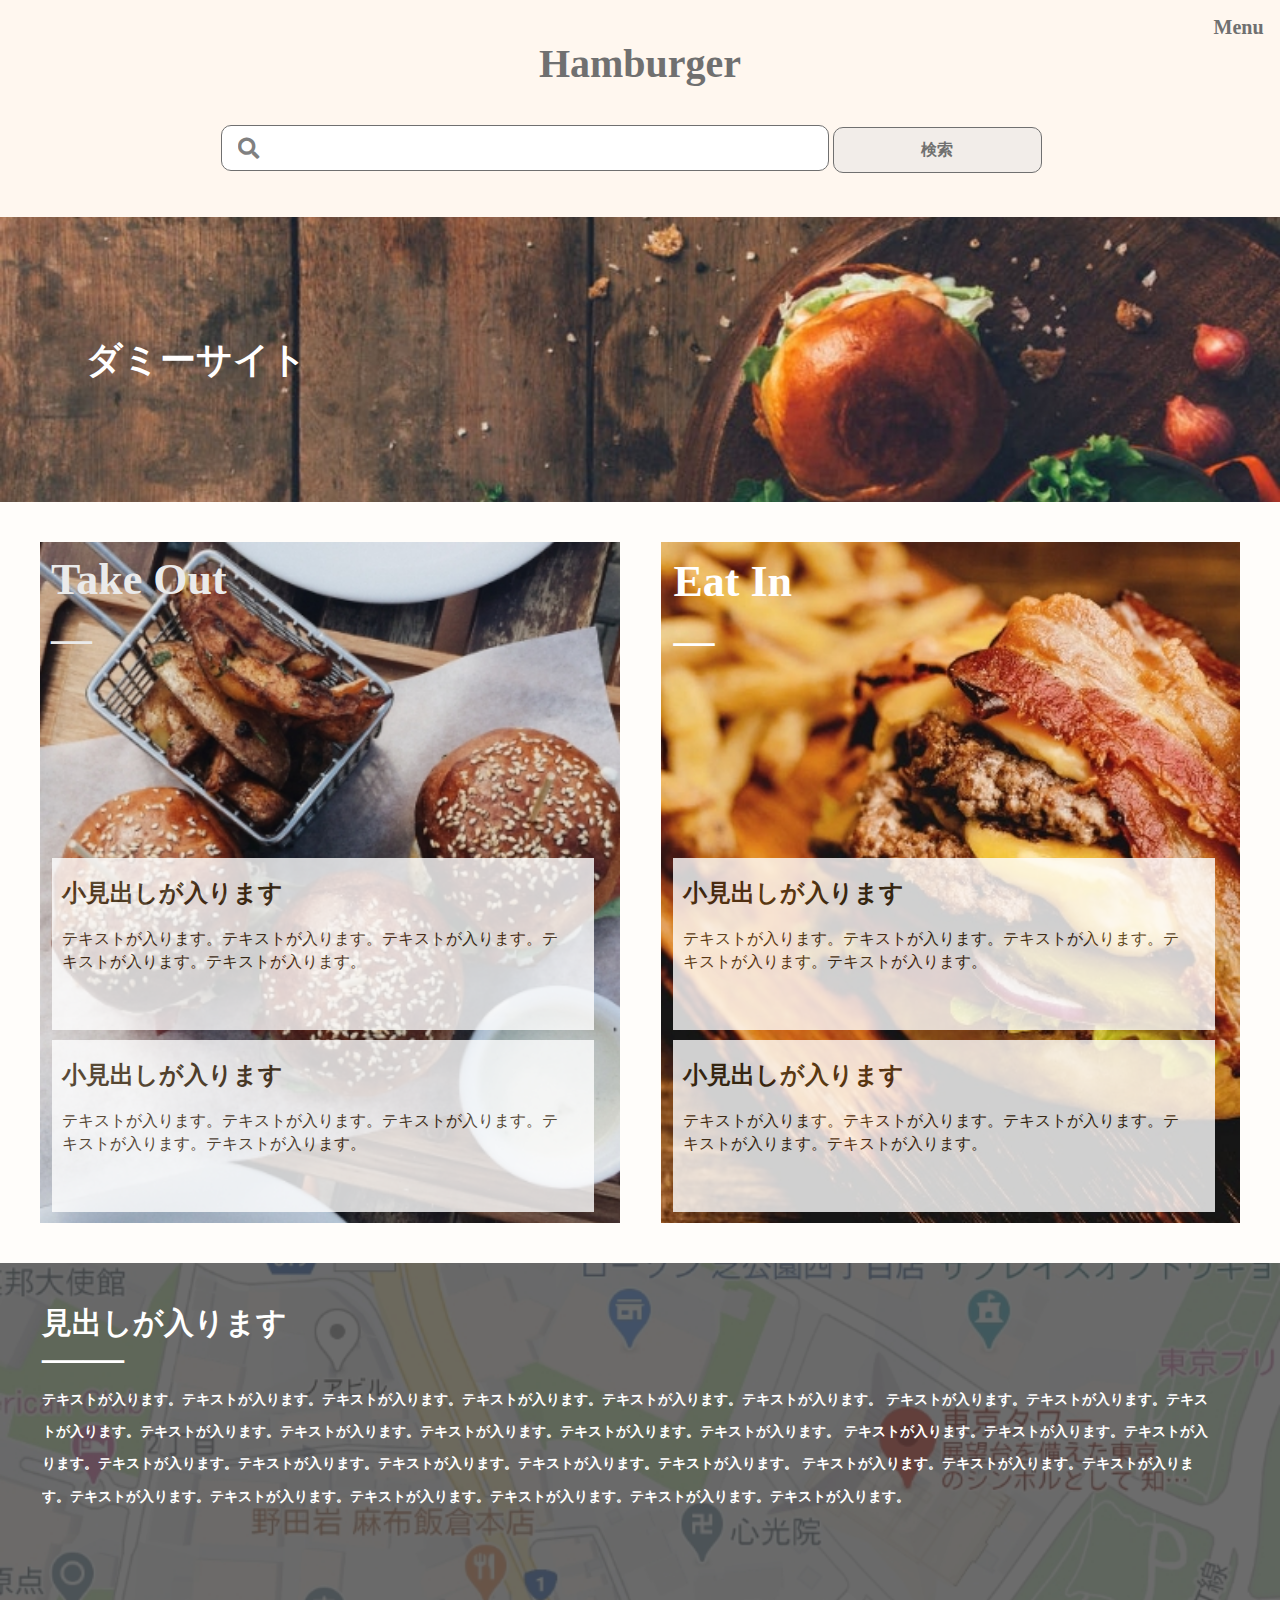
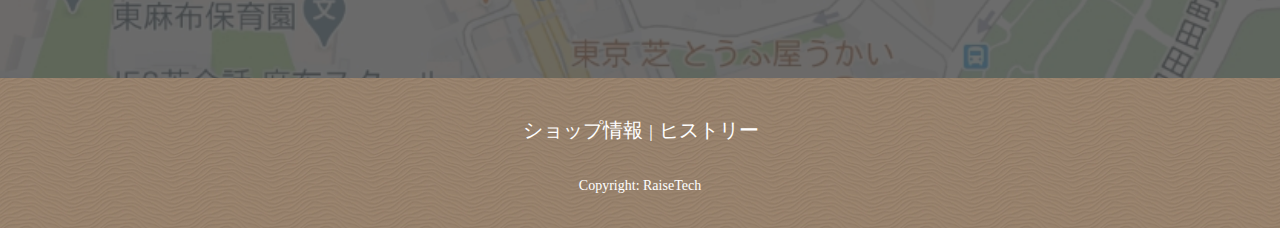
<file: index.html>
<!DOCTYPE html>
<html lang="ja">
    <haed>
        <meta charset="UTF-8">
        <title>hamburgerメニュー</title>
         <!--レイアウト表示-->
         <meta http-equiv="X-UA-Compatible" content="IE=edge"/>
         <meta name="robots" content="index,follow" />
         <!--スマホサイズ-->
         <meta name="viewport" content="width=device-width; initial-scale=1;">
         <!--ファイルの読み込み-->
         <link rel="https://unpkg.com/ress/dist/ress.min.css">
         <link rel="stylesheet" href="./css/style.css">
         <link href="https://use.fontawesome.com/releases/v5.6.1/css/all.css" rel="stylesheet">
         <script src="https://ajax.googleapis.com/ajax/libs/jquery/3.6.0/jquery.min.js"></script>
         <script src="./move.js" type="text/javascript"></script>
         <!--viewpoint-->
         <meta name="viewport" content="width=device-width,initial-scale=1">
    </haed>

    <body>
        <header class="l-header">
            <div class="p-header__title">
                <a href="#">
                <h1>Hamburger</h1>
                </a>
            </div>

            <div class="c-button">
                <button class="c-button__menu">Menu</button>
            </div>
            
            <form class="p-header__search" id="" action="" method="GET">
               <input class="fas fa-lg p-header__search__box"  value="&#xf002;" type="search">
                <input class="c-button__search" id="" type="submit" value="検索">
            </form>
        </header>

        <div class="wrapper">
        <main>
            <section class="p-top l-top">
                <h2 class="p-top__title">ダミーサイト</h2>
            </section>

            <section class="l-service-wrapprer">
                <ul class="l-service">
                    <li class="l-service__takeout">
                        <h2 class="p-service__title--takeout">Take Out</h2>
                        <ul class="l-service__inner">
                            <li class="p-service__cat--top">
                                <h3 class="p-service__cat__heading">小見出しが入ります</h3>
                                <p class="p-service__cat__item">テキストが入ります。テキストが入ります。テキストが入ります。テキストが入ります。テキストが入ります。</p>
                            </li>
                            <li class="p-service__cat--bottom">
                                <h3 class="p-service__cat__heading">小見出しが入ります</h3>
                                <p class="p-service__cat__item">テキストが入ります。テキストが入ります。テキストが入ります。テキストが入ります。テキストが入ります。</p>
                            </li>
                        </ul>
                    </li>

                    <li class="l-service__eatin">
                        <h2 class="p-service__title--eatin">Eat In</h2>
                        <ul class="p-service__inner">
                            <li class="p-service__cat--top">
                                <h3 class="p-service__cat__heading">小見出しが入ります</h3>
                                <p class="p-service__cat__item">テキストが入ります。テキストが入ります。テキストが入ります。テキストが入ります。テキストが入ります。</p>
                            </li>
                            <li class="p-service__cat--bottom">
                                <h3 class="p-service__cat__heading">小見出しが入ります</h3>
                                <p class="p-service__cat__item">テキストが入ります。テキストが入ります。テキストが入ります。テキストが入ります。テキストが入ります。</p>
                            </li><!--p-service__cat--bottom-->
                        </ul><!--p-service__inner-->
                    </li><!--p-service__eatin-->
                </ul><!--p-service-->
            </section><!--p-service-wrapprer-->

            <section class="l-map">
                <div class="l-map__layer--bottom"></div>
                <div class="l-map__img--middle"></div>
                <div class="l-map__layer--top"> </div>
                    <article class="p-map__content">
                        <h2 class="p-map__content__title">見出しが入ります</h2>
                        <p class="p-map__content__item">テキストが入ります。テキストが入ります。テキストが入ります。テキストが入ります。テキストが入ります。テキストが入ります。
                            テキストが入ります。テキストが入ります。テキストが入ります。テキストが入ります。テキストが入ります。テキストが入ります。テキストが入ります。テキストが入ります。
                            テキストが入ります。テキストが入ります。テキストが入ります。テキストが入ります。テキストが入ります。テキストが入ります。テキストが入ります。テキストが入ります。
                            テキストが入ります。テキストが入ります。テキストが入ります。テキストが入ります。テキストが入ります。テキストが入ります。テキストが入ります。テキストが入ります。テキストが入ります。
                        </p>
                    </article>
            </section>
        </main>


        <aside class="p-aside">
            <nav class="l-nav">
                <div class="c-button--close">
                    <span class="c-button--line"></span>
                </div>
                <p class="p-nav__memu">Menu</p>
                <section class="p-hnav__contents">
                    <h3  class="p-hnav__contents__title"><a href="">バーガー</a></h3>
                    <div class="p-hnav__contents__list--margin">
                    <Ul class="p-hnav__contents__list">
                        <li class="p-hnav__contents__list__item"><a href="">ハンバーガー</a></li>
                        <li class="p-hnav__contents__list__item"><a href="">チーズバーガー</a></li>
                        <li class="p-hnav__contents__list__item"><a href="">テリヤキバーガー</a></li>
                        <li class="p-hnav__contents__list__item"><a href="">アボカドバーガー</a></li>
                        <li class="p-hnav__contents__list__item"><a href="">フィッシュバーガー</a></li>
                        <li class="p-hnav__contents__list__item"><a href="">ベーコンバーガー</a></li>
                        <li class="p-hnav__contents__list__item"><a href="">チキンバーガー</a></li>
                    </Ul>
                </div>
                </section>

                <section class="p-snav__contents">
                    <h3 class="p-snav__contents__title"><a href="">サイド</a></h3>
                    <div class="p-snav__contents__list--margin">
                    <ul class="p-snav__contents__list">
                        <li class="p-snav__contents__list__item"><a href="">ポテト</a></li>
                        <li class="p-snav__contents__list__item"><a href="">サラダ</a></li>
                        <li class="p-snav__contents__list__item"><a href="">ナゲット</a></li>
                        <li class="p-snav__contents__list__item"><a href="">コーン</a></li>
                    </ul>
                    </div>
                </section>

                <section class="p-dnav__contents">
                    <h3 class="p-dnav__contents__title"><a href="">ドリンク</a></h3>
                    <div class="p-dnav__contents__list--margin">
                    <ul class="p-dnav__contents__list">
                        <li class="p-dnav__contents__list__item"><a href="">コーラ</a></li>
                        <li class="p-dnav__contents__list__item"><a href="">ファンタ</a></li>
                        <li class="p-dnav__contents__list__item"><a href="">オレンジ</a></li>
                        <li class="p-dnav__contents__list__item"><a href="">アップル</a></li>
                        <li class="p-dnav__contents__list__item"><a href="">紅茶（Ice/Hot）</a></li>
                        <li class="p-dnav__contents__list__item"><a href="">コーヒー（Ice/Hot）</a></li>
                    </ul>
                </div>
                </section>
            </nav>
        </aside>
            <div class="l-aside__layer"></div>

    </div><!--wrapper-->
       
        <footer class="l-footer">
            <div class="p-footer__contents">
                <p class="p-footer__contents__items"><a class="p-footer__contents__item">ショップ情報</a>｜<a class="p-footer__contents__item">ヒストリー</a></p>
                <p class="p-footer__contents__note">Copyright: RaiseTech</p>
            </div>
        </footer>
    </body>
    
</html>
</file>
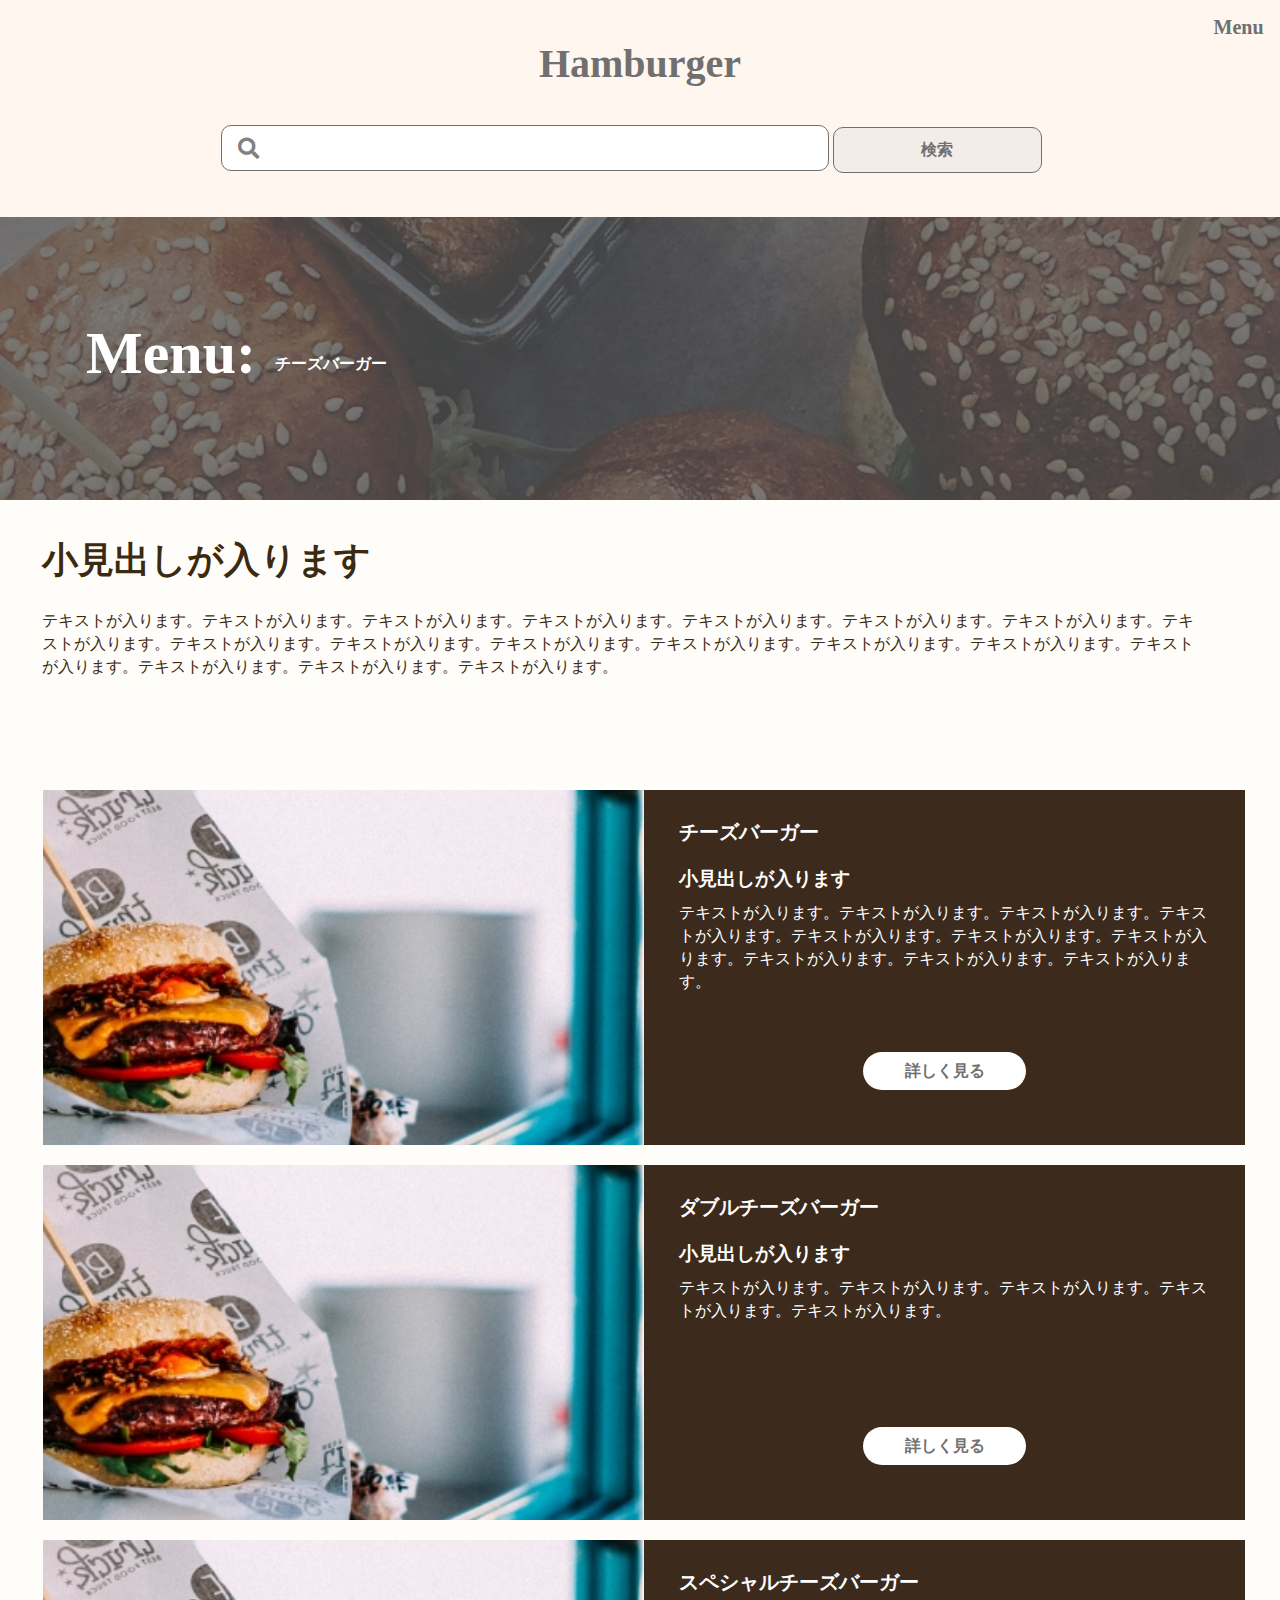
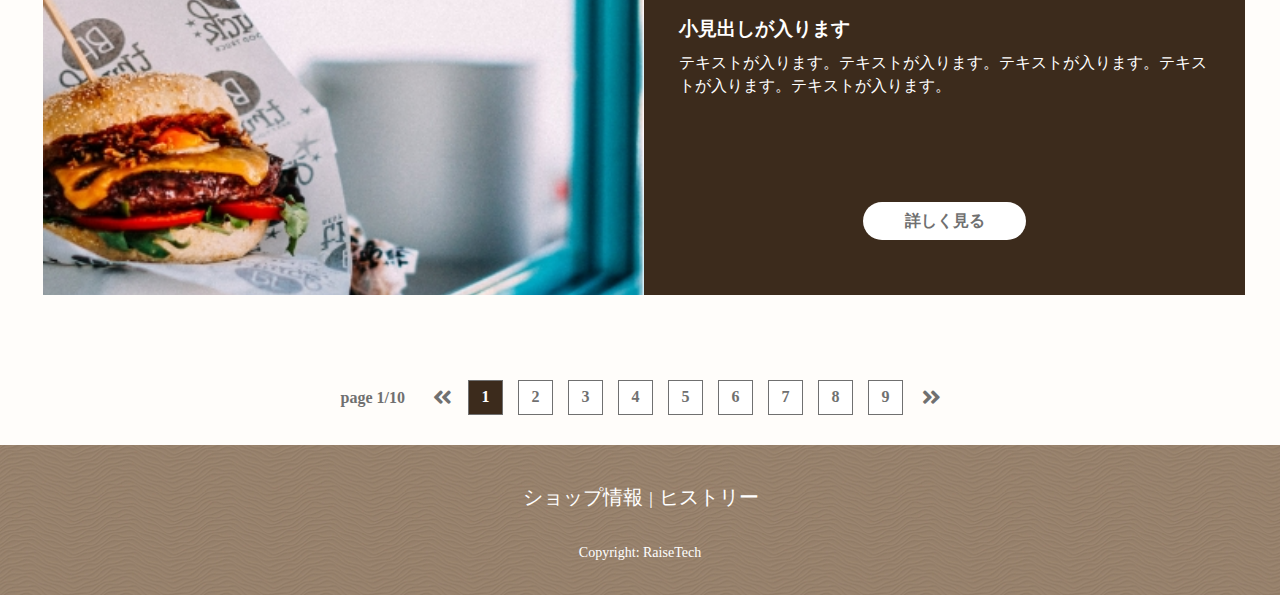
<file: archive.html>
<!DOCTYPE html>
<html lang="ja">
    <haed>
        <meta charset="UTF-8">
        <title>hamburger-archive</title>
         <!--レイアウト表示-->
         <meta http-equiv="X-UA-Compatible" content="IE=edge"/>
         <meta name="robots" content="index,follow" />
         <!--スマホサイズ-->
         <meta name="viewport" content="width=device-width; initial-scale=1;">
         <!--ファイルの読み込み-->
         <link rel="https://unpkg.com/ress/dist/ress.min.css">
         <link rel="stylesheet" href="./css/style.css">
         <link href="https://use.fontawesome.com/releases/v5.6.1/css/all.css" rel="stylesheet">
         <script src="https://ajax.googleapis.com/ajax/libs/jquery/3.6.0/jquery.min.js"></script>
         <script src="./move.js" type="text/javascript"></script>
         <!--viewpoint-->
         <meta name="viewport" content="width=device-width,initial-scale=1">
    </haed>

    <body>
        <header class="l-header">
            <div class="p-header__title">
                <a href="#">
                <h1>Hamburger</h1>
                </a>
            </div>

            <div class="c-button">
                <button class="c-button__menu">Menu</button>
            </div>
            
            <form class="p-header__search" id="" action="" method="GET">
                <input class="fas fa-lg p-header__search__box" value="&#xf002;" type="search">
                <input class="c-button__search" id="" type="submit" value="検索">
            </form>
        </header>

        <div class="wrapper">
            <main>
                <section class="p-top">
                <div class="l-top__title__layer"></div>
                <div class="l-top--archive"></div>
                    <h2 class="p-top__title--menu">Menu:</h2>
                    <p class="p-top__subtitle--archive">チーズバーガー</p>
                </section>

                <section class="p-menu">
                    <article class="p-menu__desc">
                        <h2 class="p-menu__desc__title">小見出しが入ります</h2>
                        <p class="p-menu__desc__text">テキストが入ります。テキストが入ります。テキストが入ります。テキストが入ります。テキストが入ります。テキストが入ります。テキストが入ります。テキストが入ります。テキストが入ります。テキストが入ります。テキストが入ります。テキストが入ります。テキストが入ります。テキストが入ります。テキストが入ります。テキストが入ります。テキストが入ります。テキストが入ります。</p>
                    </article>

                    <section class="l-menu__list">
                        <figure class="l-menu__list__item">
                            <div class="l-menu__list__item__img"></div><!--商品の写真-->
                            <figcaption class="l-menu__list__item__info"><!--商品写真の説明-->
                                <h2 class="p-menu__list__item__title">チーズバーガー</h2>
                                <h3 class="p-menu__list__item__subtitle">小見出しが入ります</h3>
                                <p class="p-menu__list__item__text">テキストが入ります。テキストが入ります。テキストが入ります。テキストが入ります。テキストが入ります。テキストが入ります。テキストが入ります。テキストが入ります。テキストが入ります。テキストが入ります。</p>
                                <div class="c-button__block"><a href="#" class="c-button--detail">詳しく見る</a></div>
                            </figcaption>
                        </figure>
                        <figure class="l-menu__list__item">
                            <div class="l-menu__list__item__img"></div><!--商品の写真-->
                            <figcaption class="l-menu__list__item__info"><!--商品写真の説明-->
                                <h2 class="p-menu__list__item__title">ダブルチーズバーガー</h2>
                                <h3 class="p-menu__list__item__subtitle">小見出しが入ります</h3>
                                <p class="p-menu__list__item__text">テキストが入ります。テキストが入ります。テキストが入ります。テキストが入ります。テキストが入ります。</p>
                                <div class="c-button__block"><a href="#" class="c-button--detail">詳しく見る</a></div>
                            </figcaption>
                        </figure>
                        <figure class="l-menu__list__item">
                            <div class="l-menu__list__item__img"></div><!--商品の写真-->
                            <figcaption class="l-menu__list__item__info"><!--商品写真の説明。-->
                                <h2 class="p-menu__list__item__title">スペシャルチーズバーガー</h2>
                                <h3 class="p-menu__list__item__subtitle">小見出しが入ります</h3>
                                <p class="p-menu__list__item__text">テキストが入ります。テキストが入ります。テキストが入ります。テキストが入ります。テキストが入ります。</p>
                                <div class="c-button__block"><a href="#" class="c-button--detail">詳しく見る</a></div>
                            </figcaption>
                        </figure>
                    </section><!--l-menu__list-->

                    <section class="p-menu__page">

                    </section><!--p-menu__page-->
                </section><!--p-menu-->
            </main>

            <section class="l-menu__pagenation">
                <div class="l-pagenation">
                    <p class="p-pagenation__count">page 1/10</p>
                    <a href="#" class="p-pagenation__pre">
                        <i class="fas fa-angle-double-left fa-lg p-pagenation__pre--left"></i>
                        <p class="p-pagenation__before">前へ</p>
                    </a>
                    <ul>
                        <li><a href="#" class="p-pagenation--color">1</a></li>
                        <li><a href="#">2</a></li>
                        <li><a href="#">3</a></li>
                        <li><a href="#">4</a></li>
                        <li><a href="#">5</a></li>
                        <li><a href="#">6</a></li>
                        <li><a href="#">7</a></li>
                        <li><a href="#">8</a></li>
                        <li><a href="#">9</a></li>
                    </ul>
                    <a href="#" class="p-pagenation__next">
                        <p class="p-pagenation__after">次へ</p>
                        <i class="fas fa-angle-double-right fa-lg p-pagenation__next--right"></i>
                    </a>
                </div>
            </section>

            <aside class="p-aside">
                <nav class="l-nav">
                    <div class="c-button--close">
                        <span class="c-button--line"></span>
                    </div>
                    <p class="p-nav__memu">Menu</p>
                    <section class="p-hnav__contents">
                        <h3  class="p-hnav__contents__title"><a href="">バーガー</a></h3>
                        <div class="p-hnav__contents__list--margin">
                        <Ul class="p-hnav__contents__list">
                            <li class="p-hnav__contents__list__item"><a href="">ハンバーガー</a></li>
                            <li class="p-hnav__contents__list__item"><a href="">チーズバーガー</a></li>
                            <li class="p-hnav__contents__list__item"><a href="">テリヤキバーガー</a></li>
                            <li class="p-hnav__contents__list__item"><a href="">アボカドバーガー</a></li>
                            <li class="p-hnav__contents__list__item"><a href="">フィッシュバーガー</a></li>
                            <li class="p-hnav__contents__list__item"><a href="">ベーコンバーガー</a></li>
                            <li class="p-hnav__contents__list__item"><a href="">チキンバーガー</a></li>
                        </Ul>
                    </div>
                    </section>
    
                    <section class="p-snav__contents">
                        <h3 class="p-snav__contents__title"><a href="">サイド</a></h3>
                        <div class="p-snav__contents__list--margin">
                        <ul class="p-snav__contents__list">
                            <li class="p-snav__contents__list__item"><a href="">ポテト</a></li>
                            <li class="p-snav__contents__list__item"><a href="">サラダ</a></li>
                            <li class="p-snav__contents__list__item"><a href="">ナゲット</a></li>
                            <li class="p-snav__contents__list__item"><a href="">コーン</a></li>
                        </ul>
                        </div>
                    </section>
    
                    <section class="p-dnav__contents">
                        <h3 class="p-dnav__contents__title"><a href="">ドリンク</a></h3>
                        <div class="p-dnav__contents__list--margin">
                        <ul class="p-dnav__contents__list">
                            <li class="p-dnav__contents__list__item"><a href="">コーラ</a></li>
                            <li class="p-dnav__contents__list__item"><a href="">ファンタ</a></li>
                            <li class="p-dnav__contents__list__item"><a href="">オレンジ</a></li>
                            <li class="p-dnav__contents__list__item"><a href="">アップル</a></li>
                            <li class="p-dnav__contents__list__item"><a href="">紅茶（Ice/Hot）</a></li>
                            <li class="p-dnav__contents__list__item"><a href="">コーヒー（Ice/Hot）</a></li>
                        </ul>
                    </div>
                    </section>
                </nav>
            </aside>
                <div class="l-aside__layer"></div>
        </div><!--wrapper-->

            <footer class="l-footer">
                <div class="p-footer__contents">
                    <p class="p-footer__contents__items"><a class="p-footer__contents__item">ショップ情報</a>｜<a class="p-footer__contents__item">ヒストリー</a></p>
                    <p class="p-footer__contents__note">Copyright: RaiseTech</p>
                </div>
            </footer>
    </body>
</file>
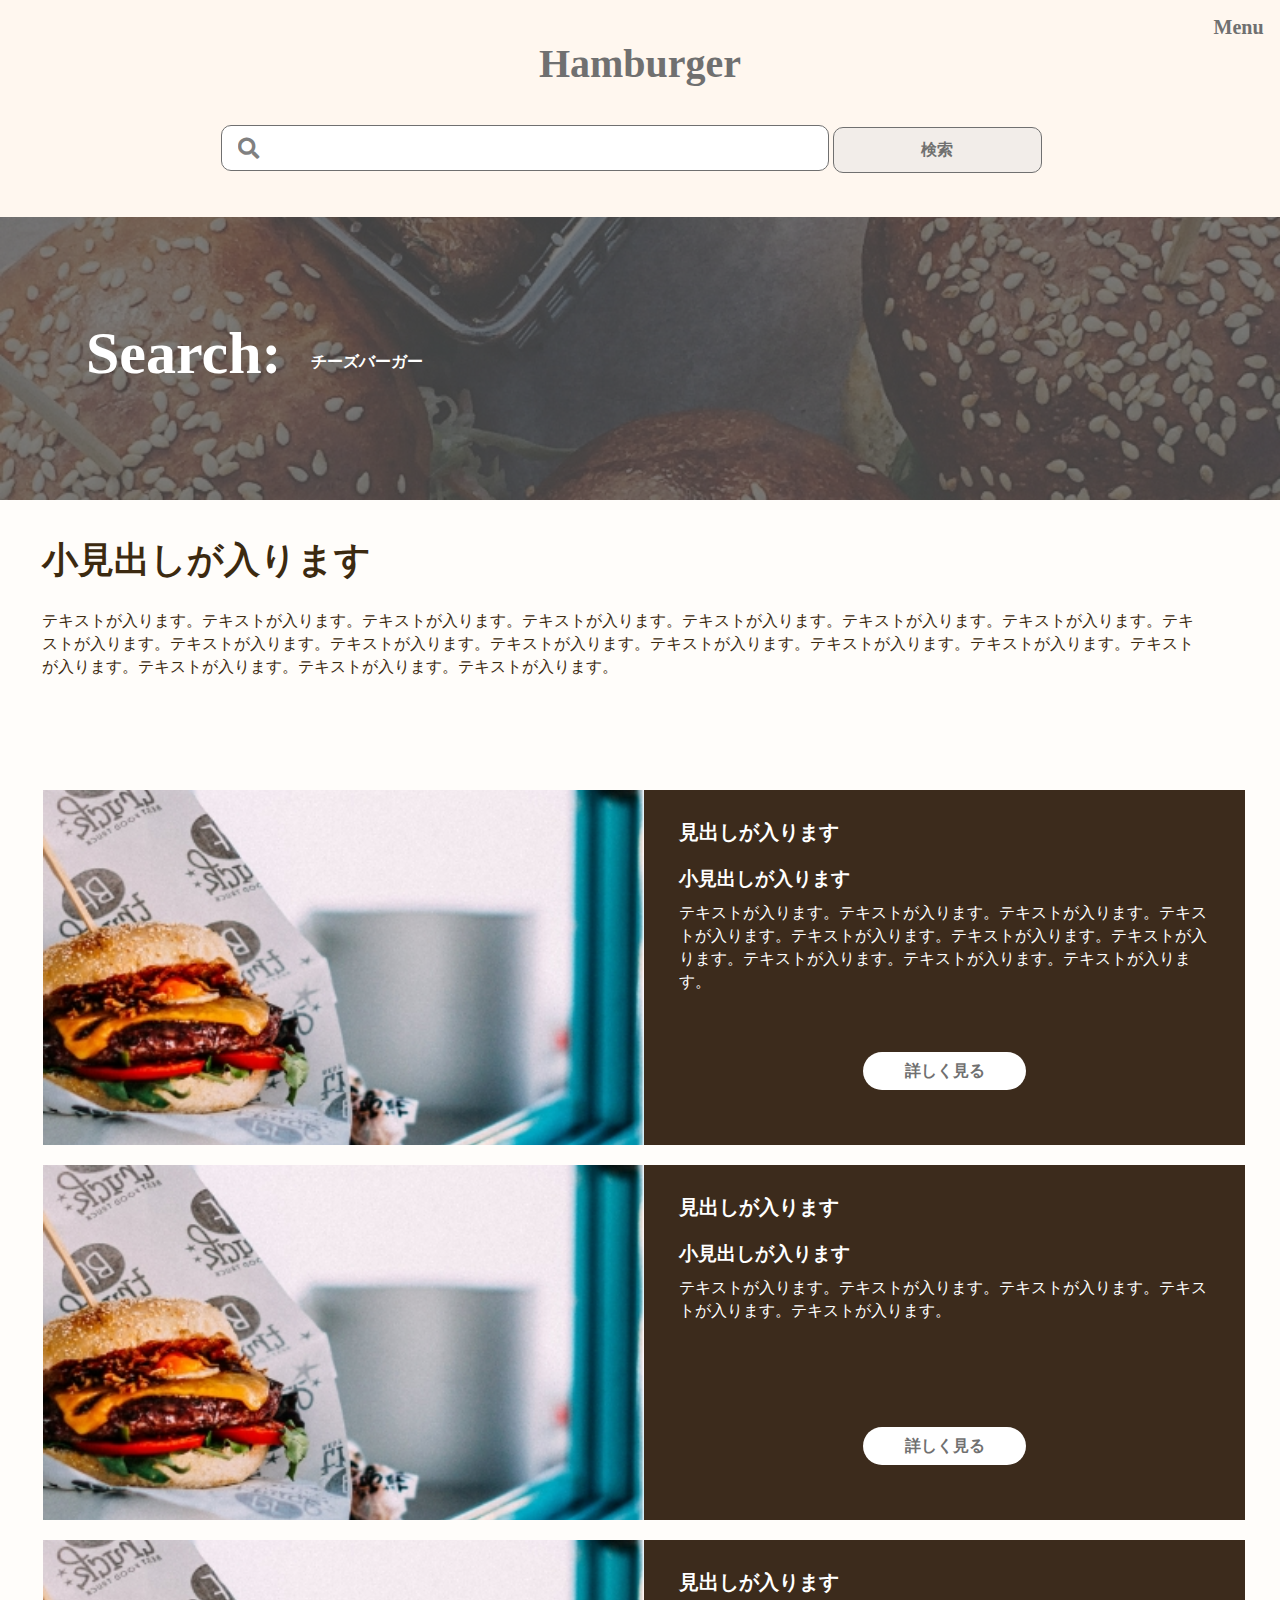
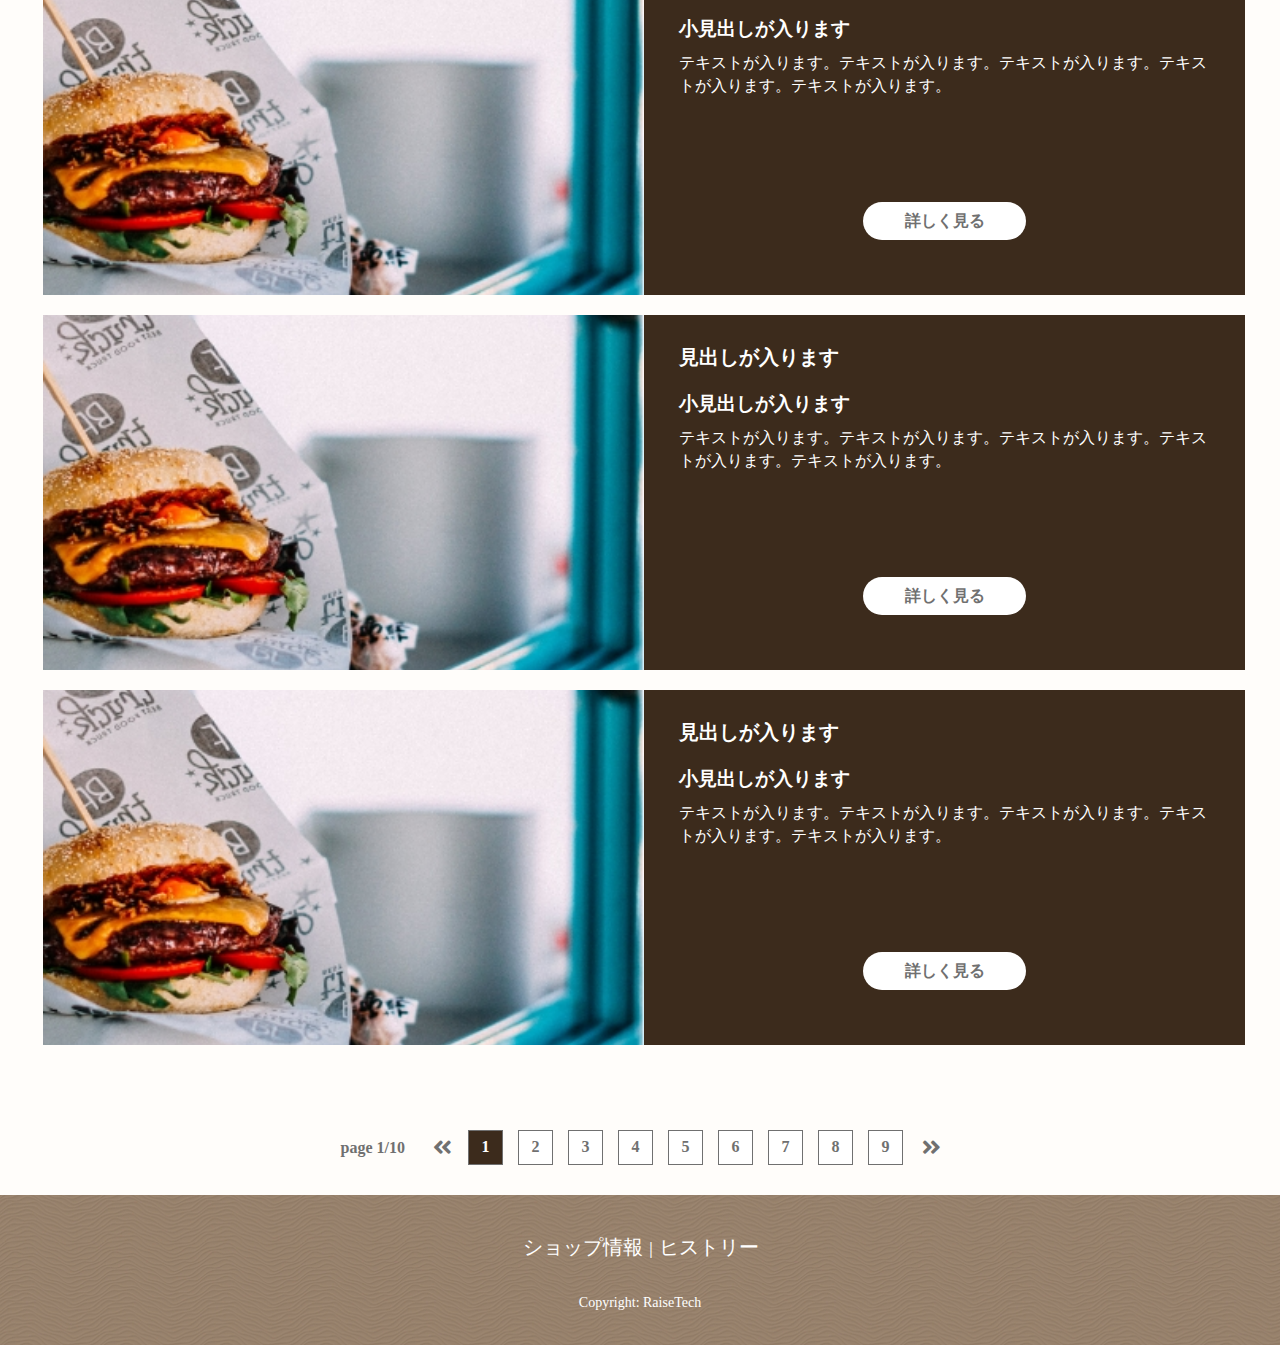
<file: archive_search.html>
<!DOCTYPE html>
<html lang="ja">
    <haed>
        <meta charset="UTF-8">
        <title>hamburger-archive_search</title>
         <!--レイアウト表示-->
         <meta http-equiv="X-UA-Compatible" content="IE=edge"/>
         <meta name="robots" content="index,follow" />
         <!--スマホサイズ-->
         <meta name="viewport" content="width=device-width; initial-scale=1;">
         <!--ファイルの読み込み-->
         <link rel="https://unpkg.com/ress/dist/ress.min.css">
         <link rel="stylesheet" href="./css/style.css">
         <link href="https://use.fontawesome.com/releases/v5.6.1/css/all.css" rel="stylesheet">
         <script src="https://ajax.googleapis.com/ajax/libs/jquery/3.6.0/jquery.min.js"></script>
         <script src="./move.js" type="text/javascript"></script>
         <!--viewpoint-->
         <meta name="viewport" content="width=device-width,initial-scale=1">
    </haed>

    <body>
        <header class="l-header">
            <div class="p-header__title">
                <a href="#">
                <h1>Hamburger</h1>
                </a>
            </div>

            <div class="c-button">
                <button class="c-button__menu">Menu</button>
            </div>
            
            <form class="p-header__search" id="" action="" method="GET">
                <input class="fas fa-lg p-header__search__box" value="&#xf002;" type="search">
                <input class="c-button__search" id="" type="submit" value="検索">
            </form>
        </header>

        <div class="wrapper">
            <main>
                <section class="p-top">
                <div class="l-top__title__layer"></div>
                <div class="l-top--archive"></div>
                    <h2 class="p-top__title--search">Search:</h2>
                    <p class="p-top__subtitle--archive_search">チーズバーガー</p>
                </section>

                <section class="p-menu">
                    <article class="p-menu__desc">
                        <h2 class="p-menu__desc__title">小見出しが入ります</h2>
                        <p class="p-menu__desc__text">テキストが入ります。テキストが入ります。テキストが入ります。テキストが入ります。テキストが入ります。テキストが入ります。テキストが入ります。テキストが入ります。テキストが入ります。テキストが入ります。テキストが入ります。テキストが入ります。テキストが入ります。テキストが入ります。テキストが入ります。テキストが入ります。テキストが入ります。テキストが入ります。</p>
                    </article>

                    <section class="l-menu__list">
                        <figure class="l-menu__list__item">
                            <div class="l-menu__list__item__img"></div><!--商品の写真-->
                            <figcaption class="l-menu__list__item__info"><!--商品写真の説明-->
                                <h2 class="p-menu__list__item__title">見出しが入ります</h2>
                                <h3 class="p-menu__list__item__subtitle">小見出しが入ります</h3>
                                <p class="p-menu__list__item__text">テキストが入ります。テキストが入ります。テキストが入ります。テキストが入ります。テキストが入ります。テキストが入ります。テキストが入ります。テキストが入ります。テキストが入ります。テキストが入ります。</p>
                                <div class="c-button__block"><a href="#" class="c-button--detail">詳しく見る</a></div>
                            </figcaption>
                        </figure>
                        <figure class="l-menu__list__item">
                            <div class="l-menu__list__item__img"></div><!--商品の写真-->
                            <figcaption class="l-menu__list__item__info"><!--商品写真の説明-->
                                <h2 class="p-menu__list__item__title">見出しが入ります</h2>
                                <h3 class="p-menu__list__item__subtitle">小見出しが入ります</h3>
                                <p class="p-menu__list__item__text">テキストが入ります。テキストが入ります。テキストが入ります。テキストが入ります。テキストが入ります。</p>
                                <div class="c-button__block"><a href="#" class="c-button--detail">詳しく見る</a></div>
                            </figcaption>
                        </figure>
                        <figure class="l-menu__list__item">
                            <div class="l-menu__list__item__img"></div><!--商品の写真-->
                            <figcaption class="l-menu__list__item__info"><!--商品写真の説明。-->
                                <h2 class="p-menu__list__item__title">見出しが入ります</h2>
                                <h3 class="p-menu__list__item__subtitle">小見出しが入ります</h3>
                                <p class="p-menu__list__item__text">テキストが入ります。テキストが入ります。テキストが入ります。テキストが入ります。テキストが入ります。</p>
                                <div class="c-button__block"><a href="#" class="c-button--detail">詳しく見る</a></div>
                            </figcaption>
                        </figure>
                        <figure class="l-menu__list__item">
                            <div class="l-menu__list__item__img"></div><!--商品の写真-->
                            <figcaption class="l-menu__list__item__info"><!--商品写真の説明。-->
                                <h2 class="p-menu__list__item__title">見出しが入ります</h2>
                                <h3 class="p-menu__list__item__subtitle">小見出しが入ります</h3>
                                <p class="p-menu__list__item__text">テキストが入ります。テキストが入ります。テキストが入ります。テキストが入ります。テキストが入ります。</p>
                                <div class="c-button__block"><a href="#" class="c-button--detail">詳しく見る</a></div>
                            </figcaption>
                        </figure>
                        <figure class="l-menu__list__item">
                            <div class="l-menu__list__item__img"></div><!--商品の写真-->
                            <figcaption class="l-menu__list__item__info"><!--商品写真の説明。-->
                                <h2 class="p-menu__list__item__title">見出しが入ります</h2>
                                <h3 class="p-menu__list__item__subtitle">小見出しが入ります</h3>
                                <p class="p-menu__list__item__text">テキストが入ります。テキストが入ります。テキストが入ります。テキストが入ります。テキストが入ります。</p>
                                <div class="c-button__block"><a href="#" class="c-button--detail">詳しく見る</a></div>
                            </figcaption>
                        </figure>
                    </section><!--l-menu__list-->

                    <section class="p-menu__page">

                    </section><!--p-menu__page-->
                </section><!--p-menu-->
            </main>

            <section class="l-menu__pagenation">
                <div class="l-pagenation">
                    <p class="p-pagenation__count">page 1/10</p>
                    <a href="#" class="p-pagenation__pre">
                        <i class="fas fa-angle-double-left fa-lg p-pagenation__pre--left"></i>
                        <p class="p-pagenation__before">前へ</p>
                    </a>
                    <ul>
                        <li><a href="#" class="p-pagenation--color">1</a></li>
                        <li><a href="#">2</a></li>
                        <li><a href="#">3</a></li>
                        <li><a href="#">4</a></li>
                        <li><a href="#">5</a></li>
                        <li><a href="#">6</a></li>
                        <li><a href="#">7</a></li>
                        <li><a href="#">8</a></li>
                        <li><a href="#">9</a></li>
                    </ul>
                    <a href="#" class="p-pagenation__next">
                        <p class="p-pagenation__after">次へ</p>
                        <i class="fas fa-angle-double-right fa-lg p-pagenation__next--right"></i>
                    </a>
                </div>
            </section>

            <aside class="p-aside">
                <nav class="l-nav">
                    <div class="c-button--close">
                        <span class="c-button--line"></span>
                    </div>
                    <p class="p-nav__memu">Menu</p>
                    <section class="p-hnav__contents">
                        <h3  class="p-hnav__contents__title"><a href="">バーガー</a></h3>
                        <div class="p-hnav__contents__list--margin">
                        <Ul class="p-hnav__contents__list">
                            <li class="p-hnav__contents__list__item"><a href="">ハンバーガー</a></li>
                            <li class="p-hnav__contents__list__item"><a href="">チーズバーガー</a></li>
                            <li class="p-hnav__contents__list__item"><a href="">テリヤキバーガー</a></li>
                            <li class="p-hnav__contents__list__item"><a href="">アボカドバーガー</a></li>
                            <li class="p-hnav__contents__list__item"><a href="">フィッシュバーガー</a></li>
                            <li class="p-hnav__contents__list__item"><a href="">ベーコンバーガー</a></li>
                            <li class="p-hnav__contents__list__item"><a href="">チキンバーガー</a></li>
                        </Ul>
                    </div>
                    </section>
    
                    <section class="p-snav__contents">
                        <h3 class="p-snav__contents__title"><a href="">サイド</a></h3>
                        <div class="p-snav__contents__list--margin">
                        <ul class="p-snav__contents__list">
                            <li class="p-snav__contents__list__item"><a href="">ポテト</a></li>
                            <li class="p-snav__contents__list__item"><a href="">サラダ</a></li>
                            <li class="p-snav__contents__list__item"><a href="">ナゲット</a></li>
                            <li class="p-snav__contents__list__item"><a href="">コーン</a></li>
                        </ul>
                        </div>
                    </section>
    
                    <section class="p-dnav__contents">
                        <h3 class="p-dnav__contents__title"><a href="">ドリンク</a></h3>
                        <div class="p-dnav__contents__list--margin">
                        <ul class="p-dnav__contents__list">
                            <li class="p-dnav__contents__list__item"><a href="">コーラ</a></li>
                            <li class="p-dnav__contents__list__item"><a href="">ファンタ</a></li>
                            <li class="p-dnav__contents__list__item"><a href="">オレンジ</a></li>
                            <li class="p-dnav__contents__list__item"><a href="">アップル</a></li>
                            <li class="p-dnav__contents__list__item"><a href="">紅茶（Ice/Hot）</a></li>
                            <li class="p-dnav__contents__list__item"><a href="">コーヒー（Ice/Hot）</a></li>
                        </ul>
                    </div>
                    </section>
                </nav>
            </aside>
                <div class="l-aside__layer"></div>
        </div><!--wrapper-->

            <footer class="l-footer">
                <div class="p-footer__contents">
                    <p class="p-footer__contents__items"><a class="p-footer__contents__item">ショップ情報</a>｜<a class="p-footer__contents__item">ヒストリー</a></p>
                    <p class="p-footer__contents__note">Copyright: RaiseTech</p>
                </div>
            </footer>
    </body>
</file>
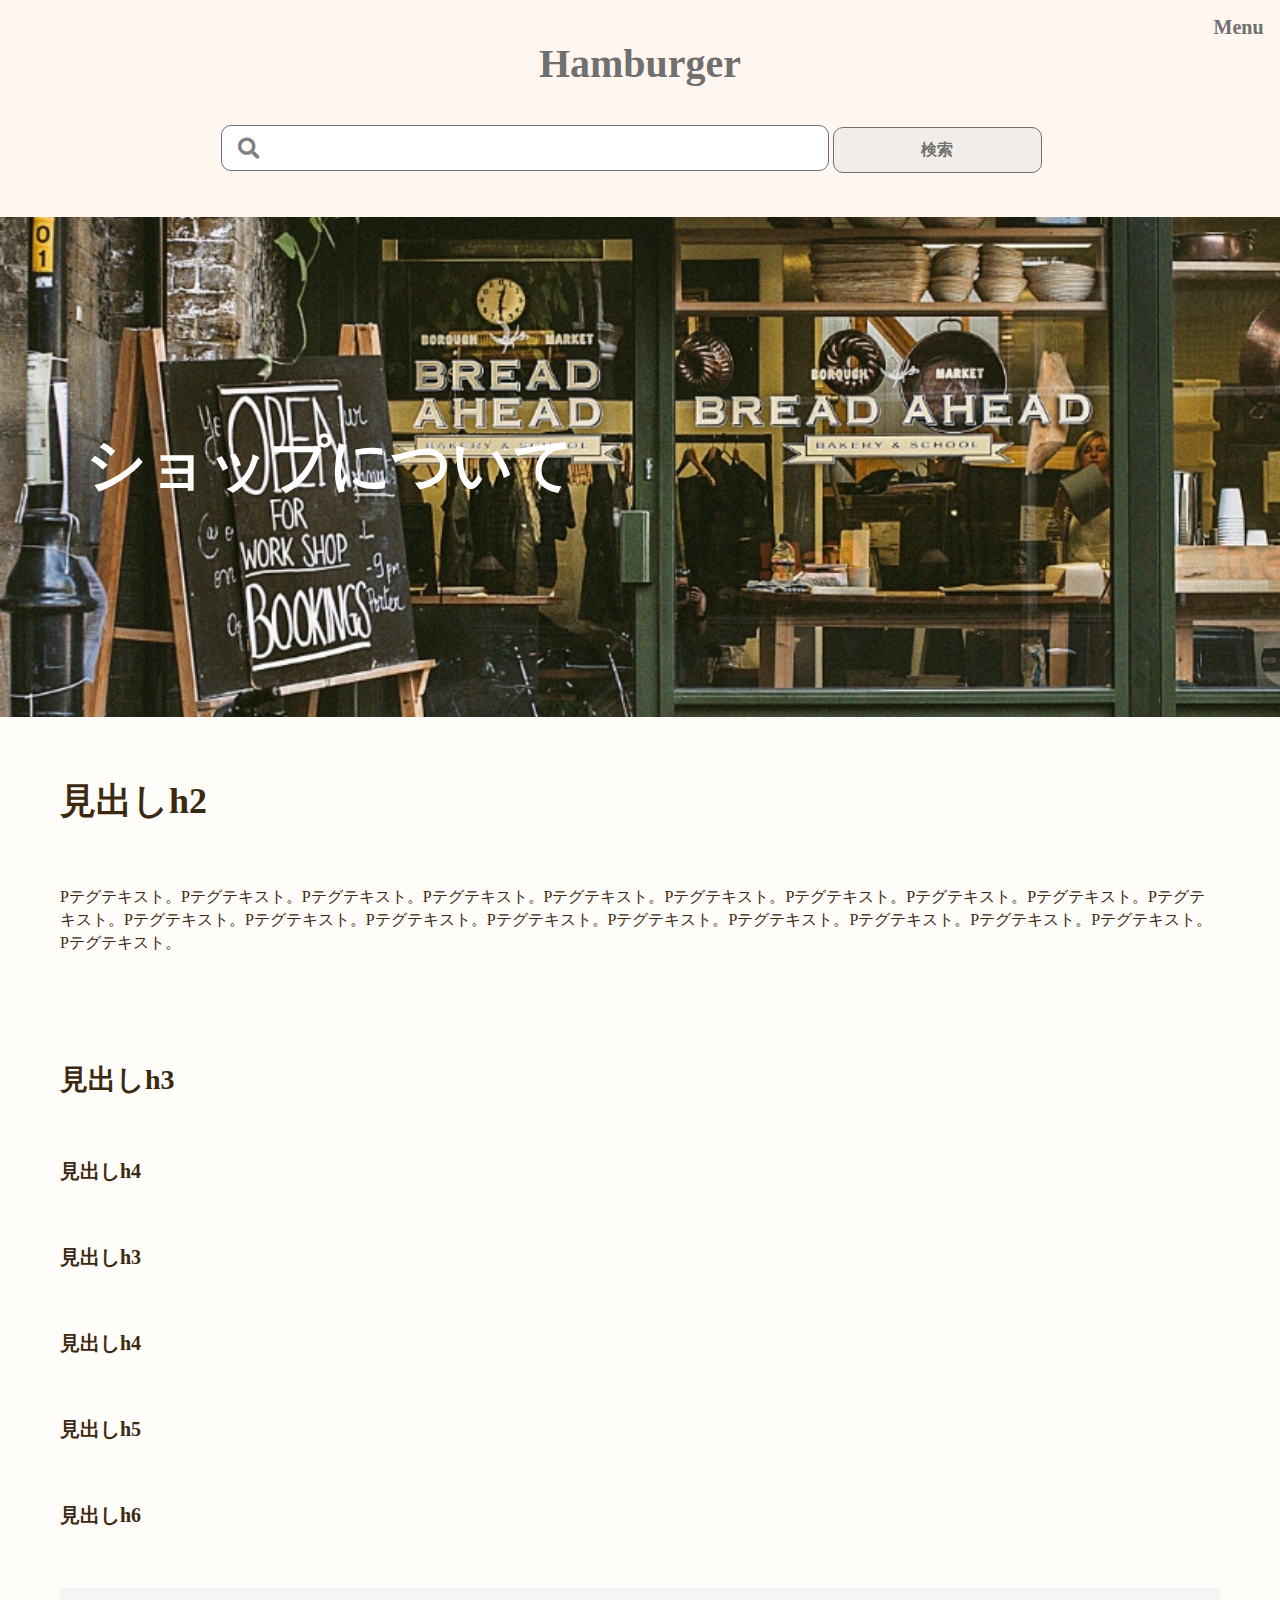
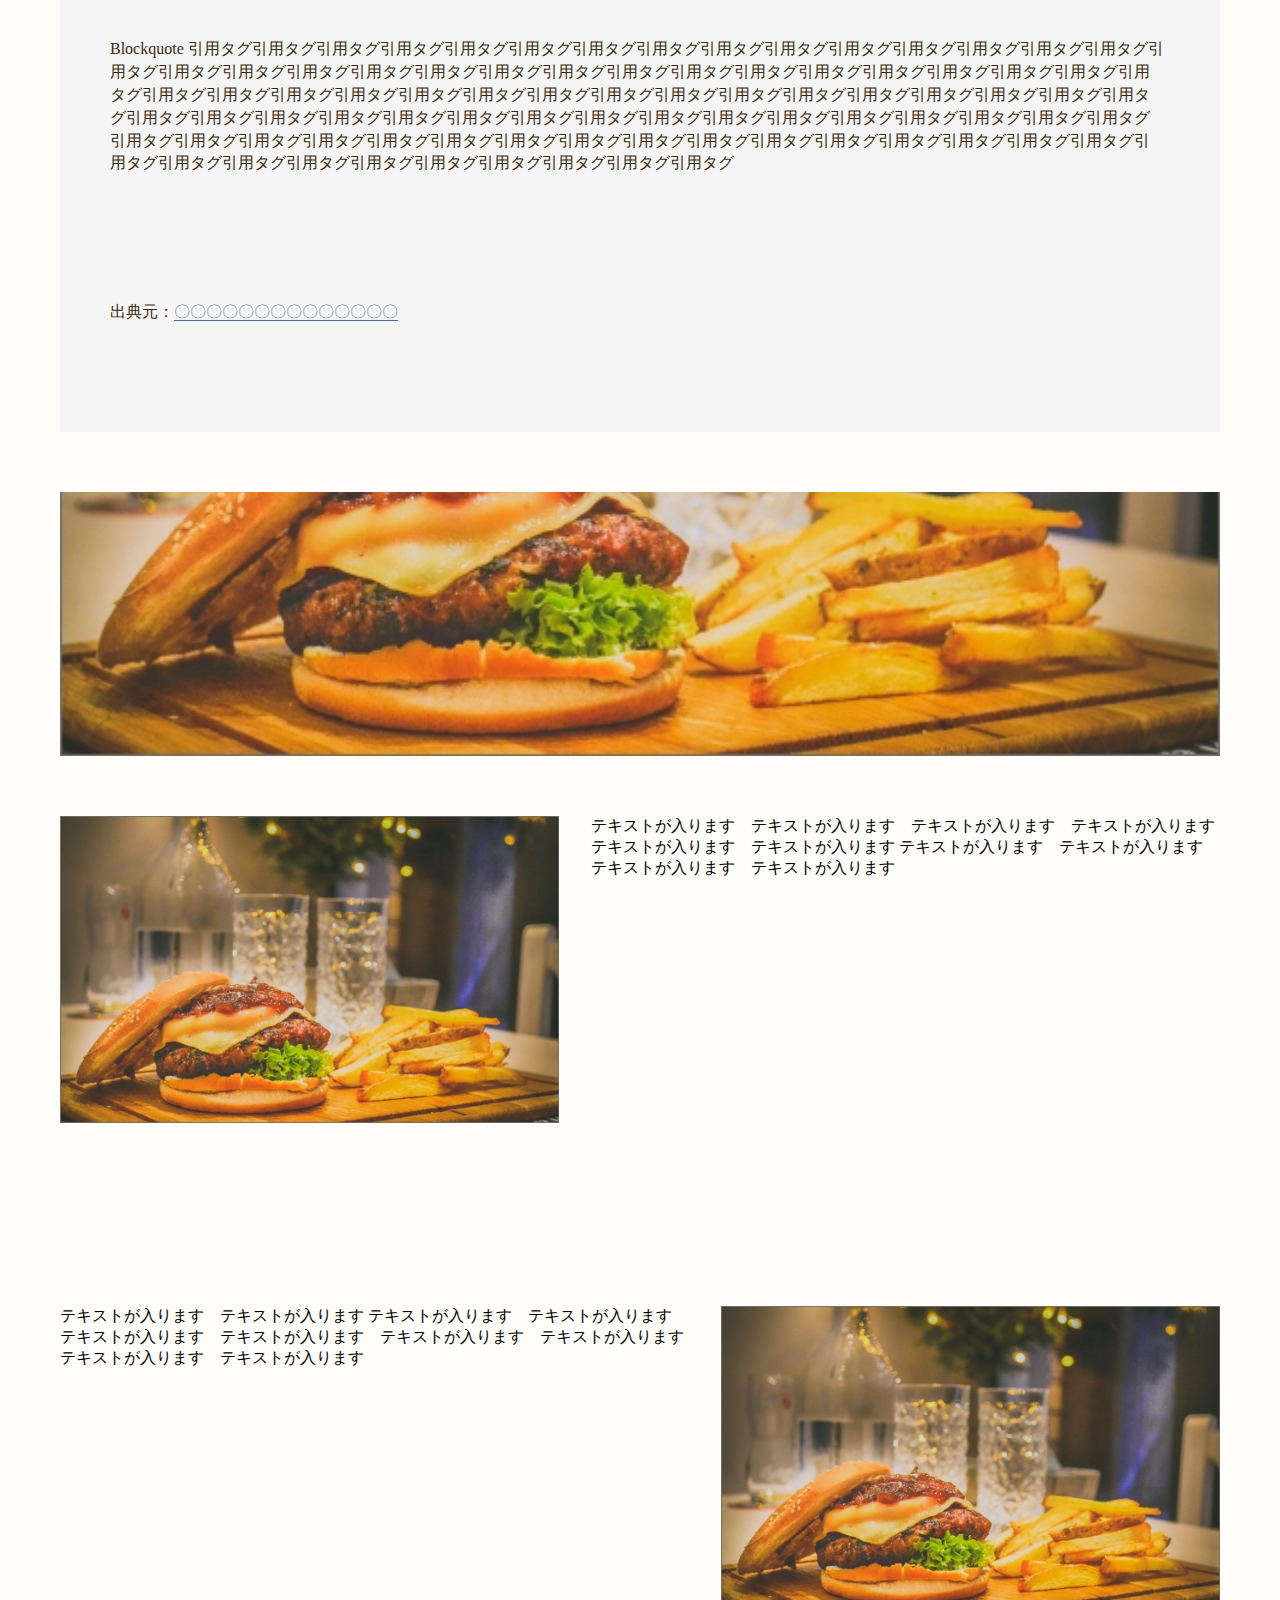
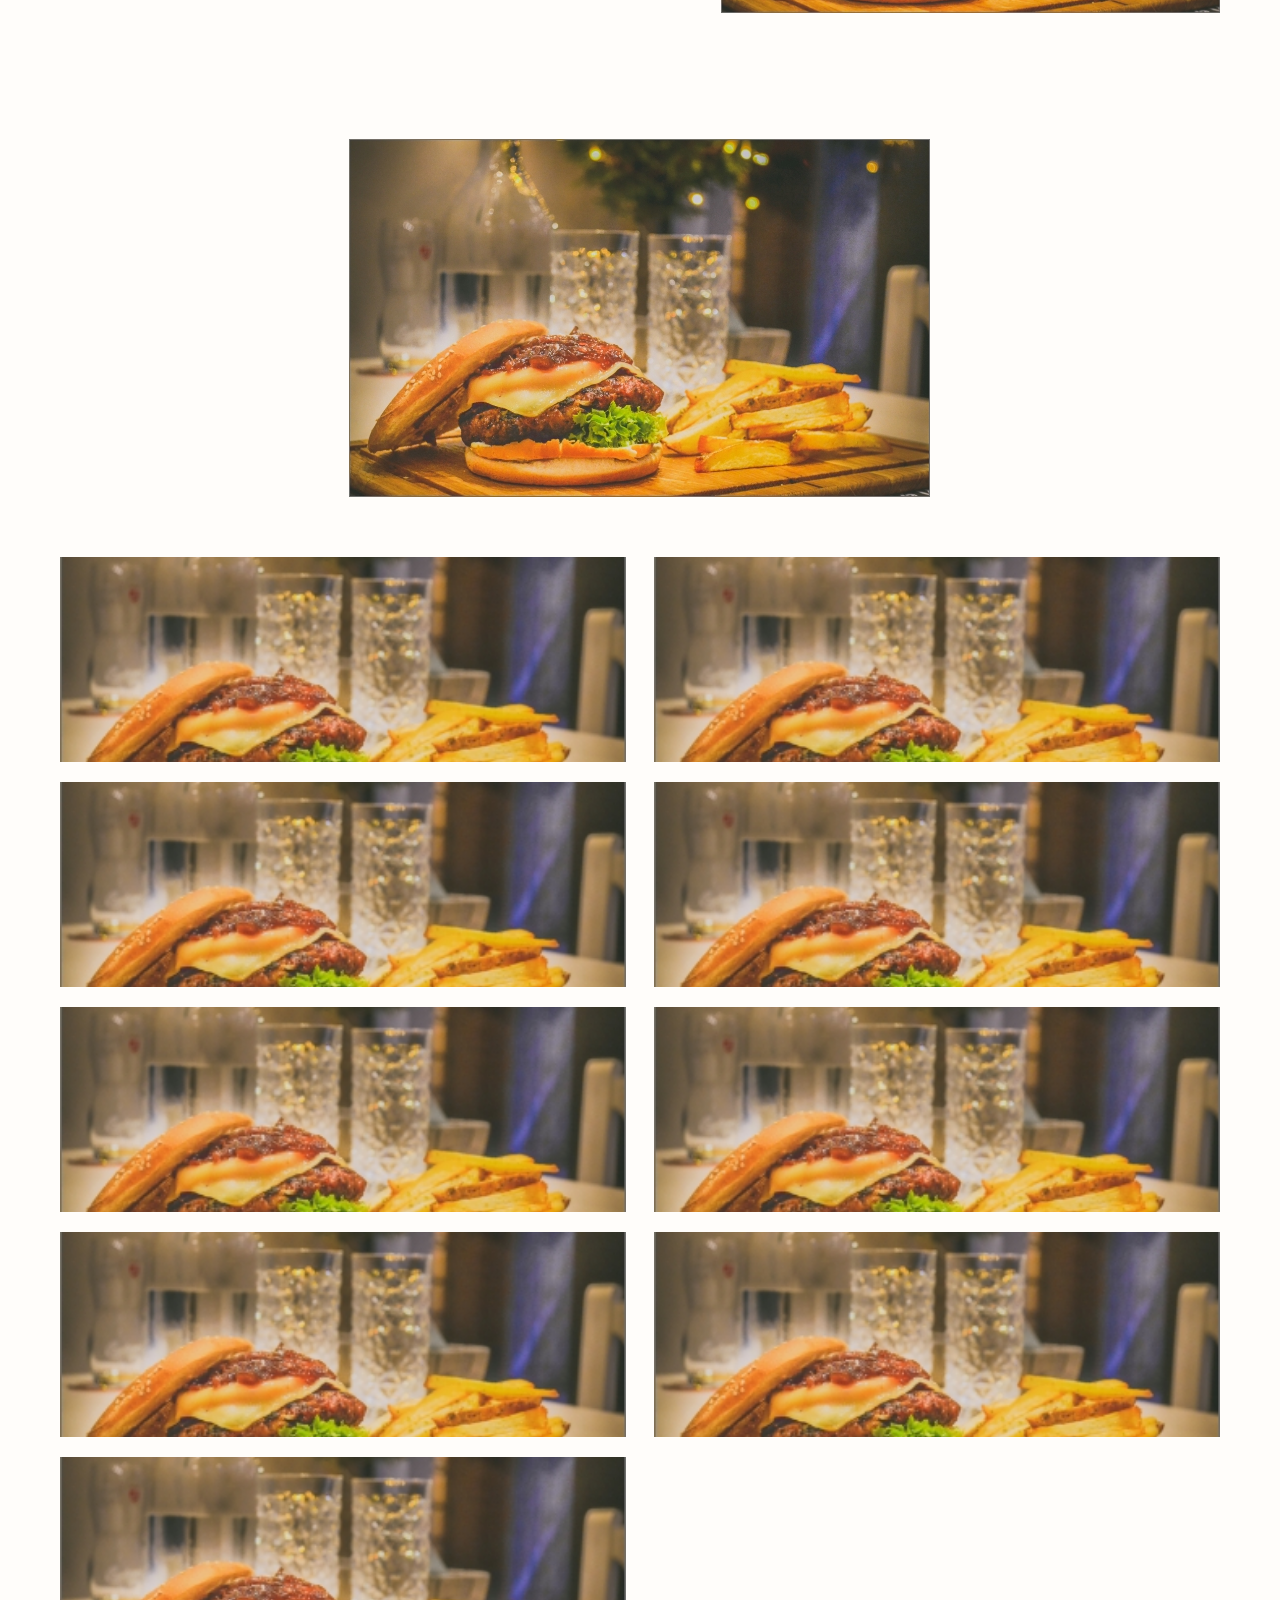
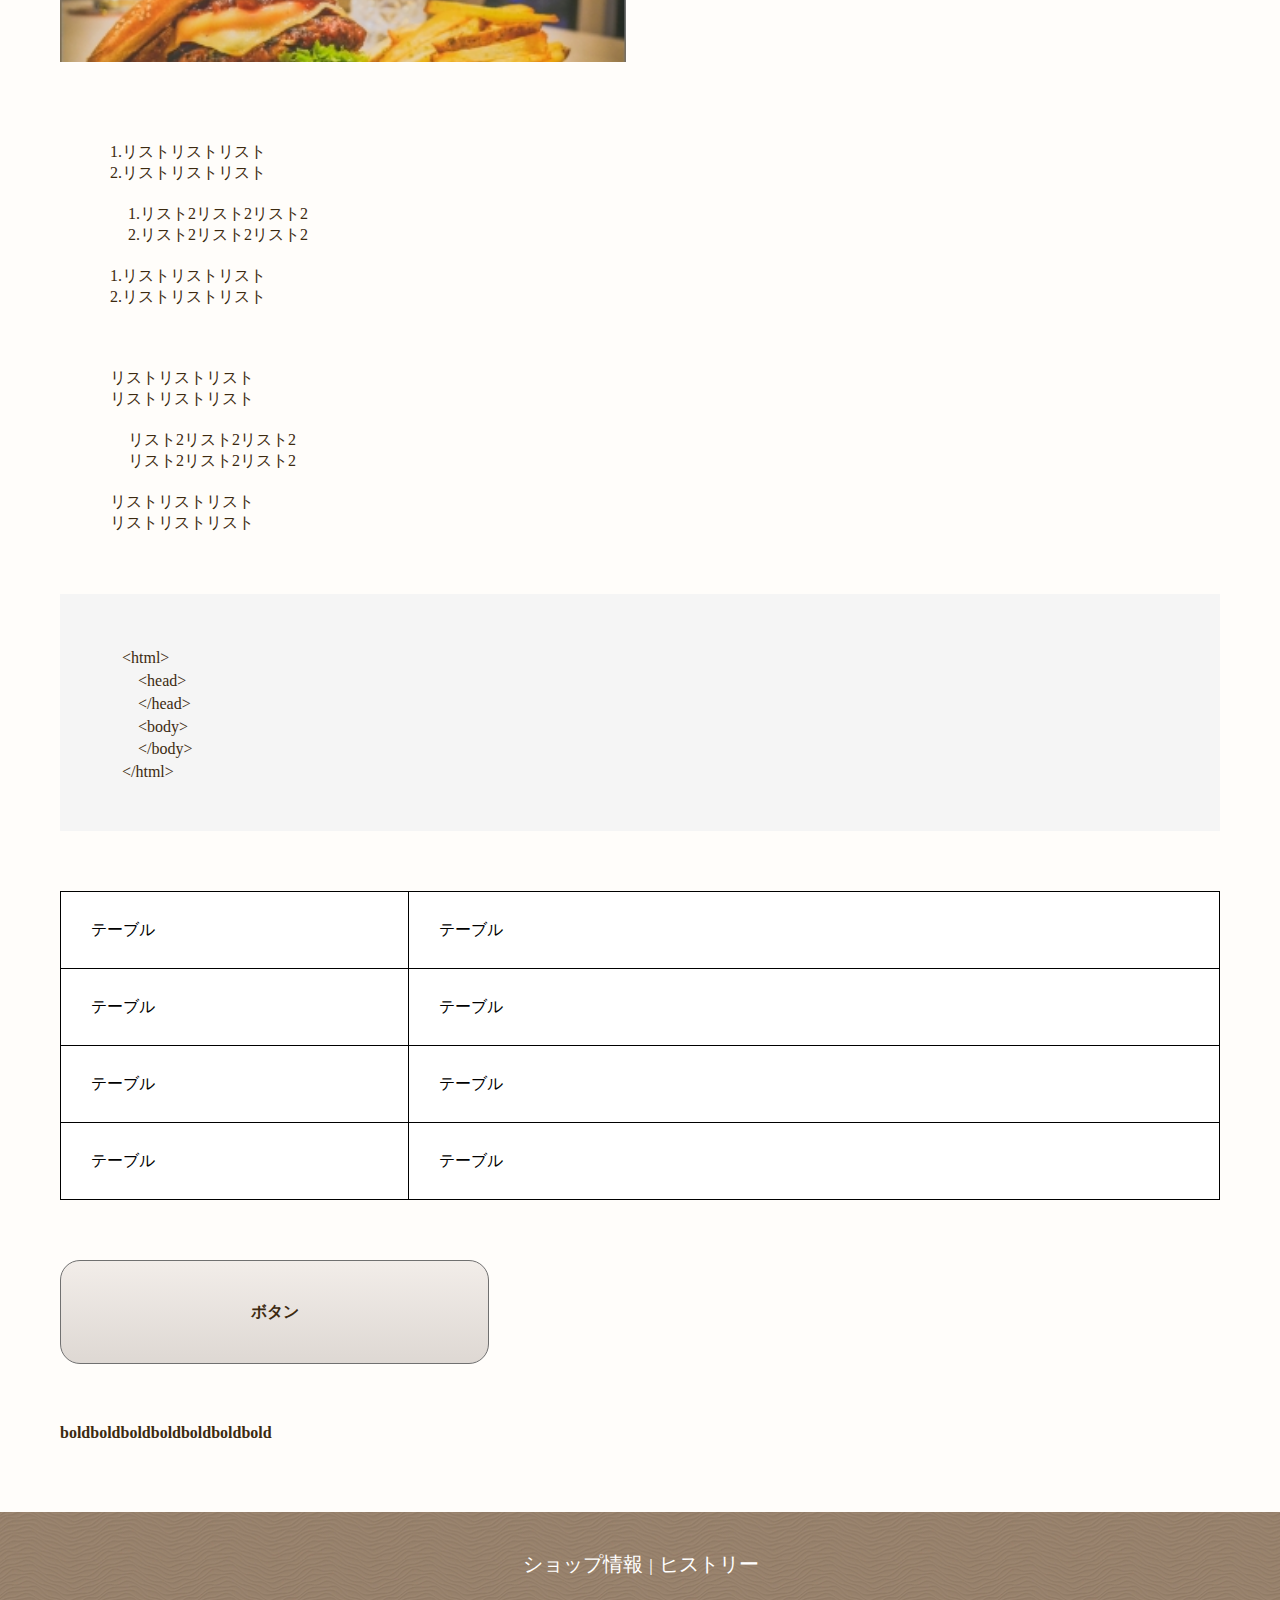
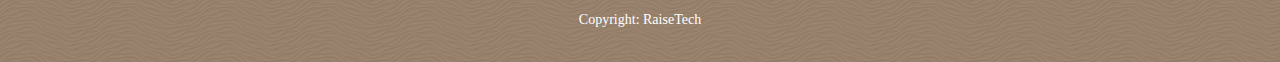
<file: page.html>
<!DOCTYPE html>
<html lang="ja">
    <haed>
        <meta charset="UTF-8">
        <title>hamburger-page</title>
         <!--レイアウト表示-->
         <meta http-equiv="X-UA-Compatible" content="IE=edge"/>
         <meta name="robots" content="index,follow" />
         <!--スマホサイズ-->
         <meta name="viewport" content="width=device-width; initial-scale=1;">
         <!--ファイルの読み込み-->
         <link rel="https://unpkg.com/ress/dist/ress.min.css">
         <link rel="stylesheet" href="./css/style.css">
         <link href="https://use.fontawesome.com/releases/v5.6.1/css/all.css" rel="stylesheet">
         <script src="https://ajax.googleapis.com/ajax/libs/jquery/3.6.0/jquery.min.js"></script>
         <script src="./move.js" type="text/javascript"></script>
         <!--viewpoint-->
         <meta name="viewport" content="width=device-width,initial-scale=1">
    </haed>

    <body>
        <header class="l-header">
            <div class="p-header__title">
                <a href="#">
                <h1>Hamburger</h1>
                </a>
            </div>

            <div class="c-button">
                <button class="c-button__menu">Menu</button>
            </div>
            
            <form class="p-header__search" id="" action="" method="GET">
                <input class="fas fa-lg p-header__search__box" value="&#xf002;" type="search">
                <input class="c-button__search" id="" type="submit" value="検索">
            </form>
        </header>

        <div class="wrapper">
            <main>
                <section class="p-top">
                <div class="l-top--page"></div><!--写真-->
                    <h1 class="p-top__title--page">ショップについて</h1>
                </section>

                <div class="l-wrapper--single">
                <section class="p-contents">
                    <h2>見出しh2</h2>
                    <p>Pテグテキスト。Pテグテキスト。Pテグテキスト。Pテグテキスト。Pテグテキスト。Pテグテキスト。Pテグテキスト。Pテグテキスト。Pテグテキスト。Pテグテキスト。Pテグテキスト。Pテグテキスト。Pテグテキスト。Pテグテキスト。Pテグテキスト。Pテグテキスト。Pテグテキスト。Pテグテキスト。Pテグテキスト。Pテグテキスト。</p>
                    <h3>見出しh3</h3>
                    <h4>見出しh4</h4>
                    <h4>見出しh3</h4>
                    <h4>見出しh4</h4>
                    <h4>見出しh5</h4>
                    <h4>見出しh6</h4>
                </section>

                <section class="p-blockquote">
                    <blockquote class="p-blockquote__text">Blockquote 引用タグ引用タグ引用タグ引用タグ引用タグ引用タグ引用タグ引用タグ引用タグ引用タグ引用タグ引用タグ引用タグ引用タグ引用タグ引用タグ引用タグ引用タグ引用タグ引用タグ引用タグ引用タグ引用タグ引用タグ引用タグ引用タグ引用タグ引用タグ引用タグ引用タグ引用タグ引用タグ引用タグ引用タグ引用タグ引用タグ引用タグ引用タグ引用タグ引用タグ引用タグ引用タグ引用タグ引用タグ引用タグ引用タグ引用タグ引用タグ引用タグ引用タグ引用タグ引用タグ引用タグ引用タグ引用タグ引用タグ引用タグ引用タグ引用タグ引用タグ引用タグ引用タグ引用タグ引用タグ引用タグ引用タグ引用タグ引用タグ引用タグ引用タグ引用タグ引用タグ引用タグ引用タグ引用タグ引用タグ引用タグ引用タグ引用タグ引用タグ引用タグ引用タグ引用タグ引用タグ引用タグ引用タグ引用タグ引用タグ引用タグ引用タグ</blockquote>
                    <p class="p-blockquote__note">出典元：<span>〇〇〇〇〇〇〇〇〇〇〇〇〇〇</span></p>
                </section>

                <section class="p-product l-product">
                    <div class="l-product__img--main"></div><!--写真-->
                    <figure class="p-product__item--top">
                        <div class="l-product__item__img--top"></div>
                        <figcaption class="p-product__item__text--top">テキストが入ります　テキストが入ります　テキストが入ります　テキストが入ります　テキストが入ります　テキストが入ります テキストが入ります　テキストが入ります テキストが入ります　テキストが入ります</figcaption>
                    </figure>
                    <figure class="p-product__item--bottom">
                        <div class="l-product__item__img--bottom"></div>
                        <figcaption class="p-product__item__text--bottom">テキストが入ります　テキストが入ります テキストが入ります　テキストが入ります テキストが入ります　テキストが入ります　テキストが入ります　テキストが入ります　テキストが入ります　テキストが入ります</figcaption>
                    </figure>
                    <div class="l-product__img--sub"></div>
                </section>

                <section class="p-gallery">
                    <ul class="p-gallery__column">
                        <li class="p-gallery__item"><div class="p-gallery__item__img"></div></li>
                        <li class="p-gallery__item"><div class="p-gallery__item__img"></div></li>
                        <li class="p-gallery__item"><div class="p-gallery__item__img"></div></li>
                        <li class="p-gallery__item"><div class="p-gallery__item__img"></div></li>
                        <li class="p-gallery__item"><div class="p-gallery__item__img"></div></li>
                        <li class="p-gallery__item"><div class="p-gallery__item__img"></div></li>
                        <li class="p-gallery__item"><div class="p-gallery__item__img"></div></li>
                        <li class="p-gallery__item"><div class="p-gallery__item__img"></div></li>
                        <li class="p-gallery__item"><div class="p-gallery__item__img"></div></li>
                    </ul>
                </section>

                <section class="p-secondary1">
                    <div class="p-secondary1--top">
                    <ul class="p-secondary1__list">
                        <li class="p-secondary1__list__item">1.リストリストリスト</li>
                        <li class="p-secondary1__list__item">2.リストリストリスト</li>
                    </ul>
                    <ul class="p-secondary1__list2">
                        <li class="p-secondary1__list__item">1.リスト2リスト2リスト2</li>
                        <li class="p-secondary1__list__item">2.リスト2リスト2リスト2</li>
                    </ul>
                    <ul class="p-secondary1__list">
                        <li class="p-secondary1__list__item">1.リストリストリスト</li>
                        <li class="p-secondary1__list__item">2.リストリストリスト</li>
                    </ul>
                    </div>
                    <div class="p-secondary1--bottom">
                    <ul class="p-secondary1__list">
                        <li class="p-secondary1__list__item">リストリストリスト</li>
                        <li class="p-secondary1__list__item">リストリストリスト</li>
                    </ul>
                    <ul class="p-secondary1__list2">
                        <li class="p-secondary1__list__item">リスト2リスト2リスト2</li>
                        <li class="p-secondary1__list__item">リスト2リスト2リスト2</li>
                    </ul>
                    <ul class="p-secondary1__list">
                        <li class="p-secondary1__list__item">リストリストリスト</li>
                        <li class="p-secondary1__list__item">リストリストリスト</li>
                    </ul>
                    </div>
                </section>

                <section class="p-secondary2">
                    <pre>
                        <code>
        &lt;html&gt;
            &lt;head&gt;
            &lt;/head&gt;
            &lt;body&gt;
            &lt;/body&gt;
        &lt;/html&gt;
                        </code>
                    </pre>
                </section>
                
                <section class="p-secondary3">
                    <table class="p-secondary3__table" border="1" style="border-collapse: collapse" bgcolor=#fff bordercolor=#707070>
                        <tr>
                            <td class="p-seconday3__table__td1">テーブル</td>
                            <td class="p-seconday3__table__td2">テーブル</td>
                        </tr>
                        <tr>
                            <td class="p-seconday3__table__td1">テーブル</td>
                            <td class="p-seconday3__table__td2">テーブル</td>
                        </tr>
                        <tr>
                            <td class="p-seconday3__table__td1">テーブル</td>
                            <td class="p-seconday3__table__td2">テーブル</td>
                        </tr>
                        <tr>
                            <td class="p-seconday3__table__td1">テーブル</td>
                            <td class="p-seconday3__table__td2">テーブル</td>
                        </tr>
                    </table>
                </section>

                <section class="p-secondary4">
                    <button class="p-secondary4__button" type="submit">ボタン</button>
                </section>

                <section class="p-secondary5">
                    <p class="p-secondary5__text">boldboldboldboldboldboldbold</p>
                </section>

                </div><!--l-wrapper--single-->
            </main>

            <aside class="p-aside">
                <nav class="l-nav">
                    <div class="c-button--close">
                        <span class="c-button--line"></span>
                    </div>
                    <p class="p-nav__memu">Menu</p>
                    <section class="p-hnav__contents">
                        <h3  class="p-hnav__contents__title"><a href="">バーガー</a></h3>
                        <div class="p-hnav__contents__list--margin">
                        <Ul class="p-hnav__contents__list">
                            <li class="p-hnav__contents__list__item"><a href="">ハンバーガー</a></li>
                            <li class="p-hnav__contents__list__item"><a href="">チーズバーガー</a></li>
                            <li class="p-hnav__contents__list__item"><a href="">テリヤキバーガー</a></li>
                            <li class="p-hnav__contents__list__item"><a href="">アボカドバーガー</a></li>
                            <li class="p-hnav__contents__list__item"><a href="">フィッシュバーガー</a></li>
                            <li class="p-hnav__contents__list__item"><a href="">ベーコンバーガー</a></li>
                            <li class="p-hnav__contents__list__item"><a href="">チキンバーガー</a></li>
                        </Ul>
                    </div>
                    </section>
    
                    <section class="p-snav__contents">
                        <h3 class="p-snav__contents__title"><a href="">サイド</a></h3>
                        <div class="p-snav__contents__list--margin">
                        <ul class="p-snav__contents__list">
                            <li class="p-snav__contents__list__item"><a href="">ポテト</a></li>
                            <li class="p-snav__contents__list__item"><a href="">サラダ</a></li>
                            <li class="p-snav__contents__list__item"><a href="">ナゲット</a></li>
                            <li class="p-snav__contents__list__item"><a href="">コーン</a></li>
                        </ul>
                        </div>
                    </section>
    
                    <section class="p-dnav__contents">
                        <h3 class="p-dnav__contents__title"><a href="">ドリンク</a></h3>
                        <div class="p-dnav__contents__list--margin">
                        <ul class="p-dnav__contents__list">
                            <li class="p-dnav__contents__list__item"><a href="">コーラ</a></li>
                            <li class="p-dnav__contents__list__item"><a href="">ファンタ</a></li>
                            <li class="p-dnav__contents__list__item"><a href="">オレンジ</a></li>
                            <li class="p-dnav__contents__list__item"><a href="">アップル</a></li>
                            <li class="p-dnav__contents__list__item"><a href="">紅茶（Ice/Hot）</a></li>
                            <li class="p-dnav__contents__list__item"><a href="">コーヒー（Ice/Hot）</a></li>
                        </ul>
                    </div>
                    </section>
                </nav>
            </aside>
                <div class="l-aside__layer"></div>
        </div><!--wrapper-->

            <footer class="l-footer">
                <div class="p-footer__contents">
                    <p class="p-footer__contents__items"><a class="p-footer__contents__item">ショップ情報</a>｜<a class="p-footer__contents__item">ヒストリー</a></p>
                    <p class="p-footer__contents__note">Copyright: RaiseTech</p>
                </div>
            </footer>
    </body>
</file>
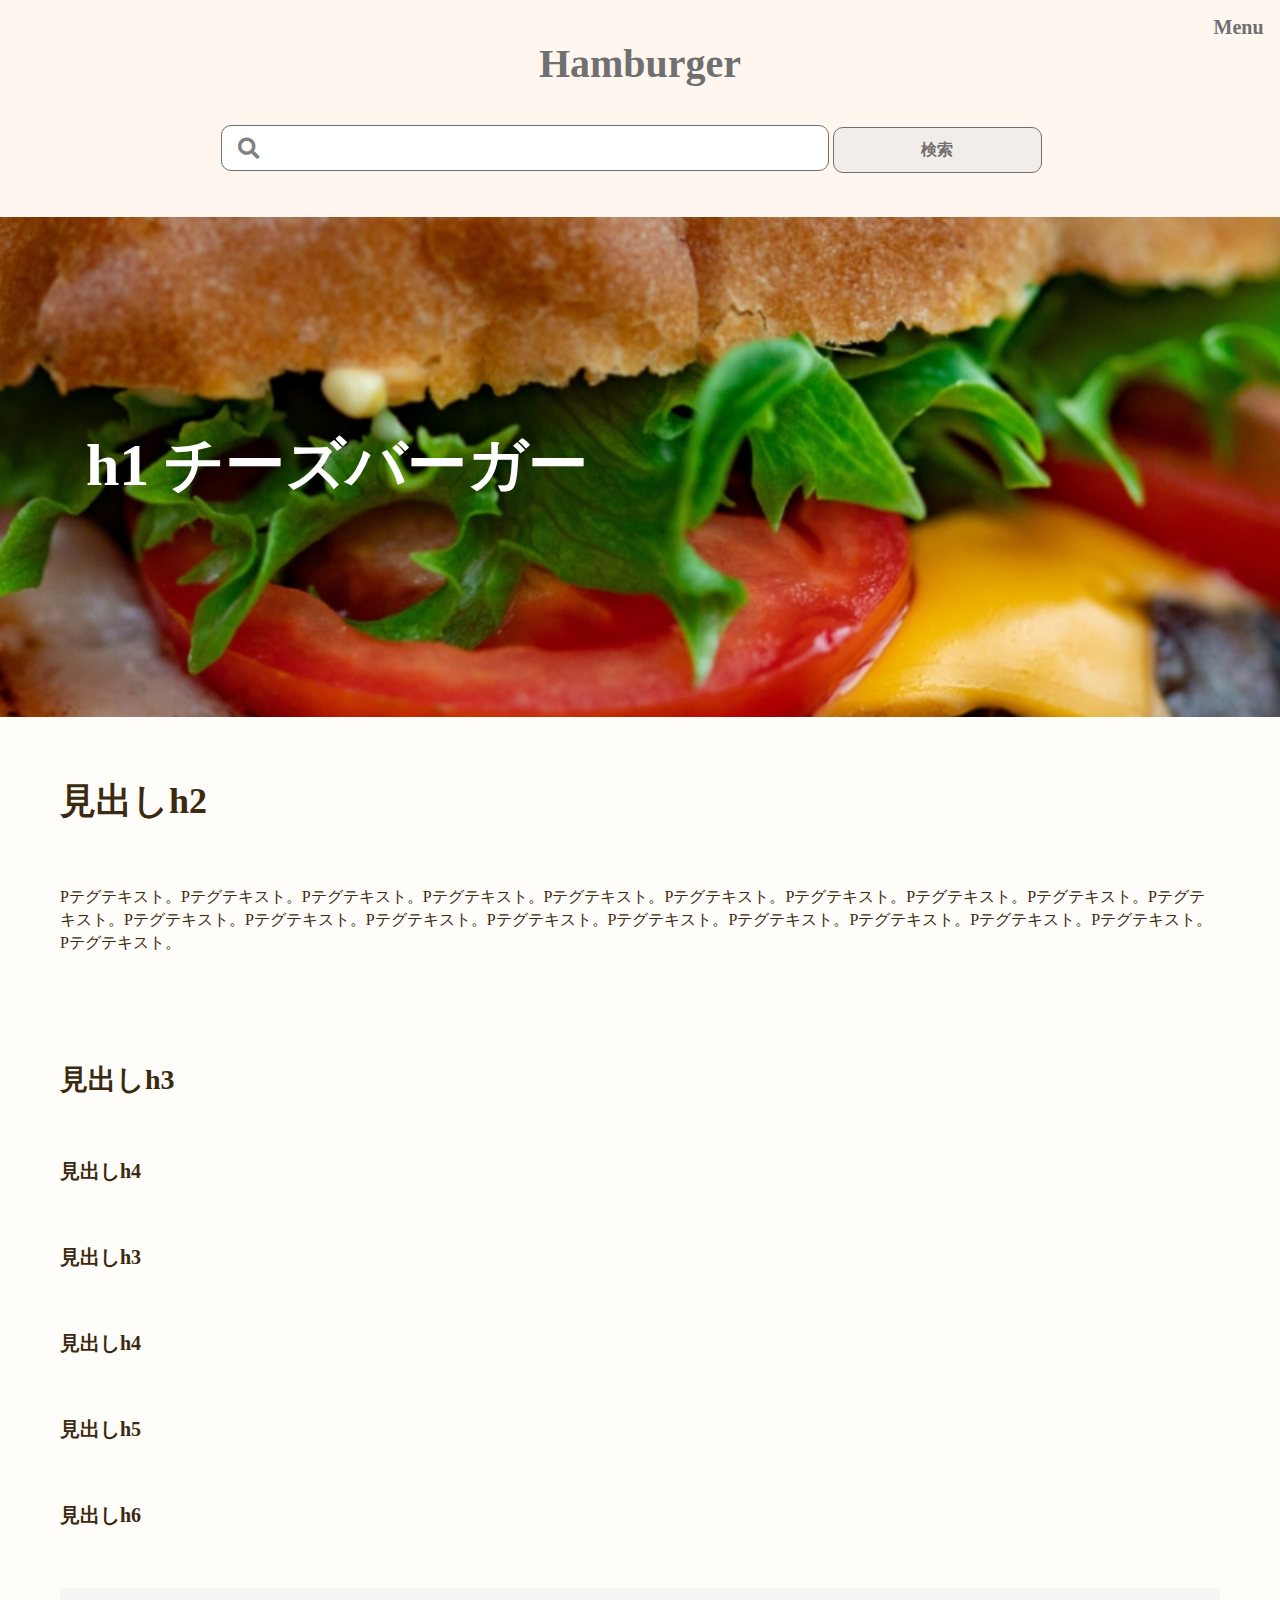
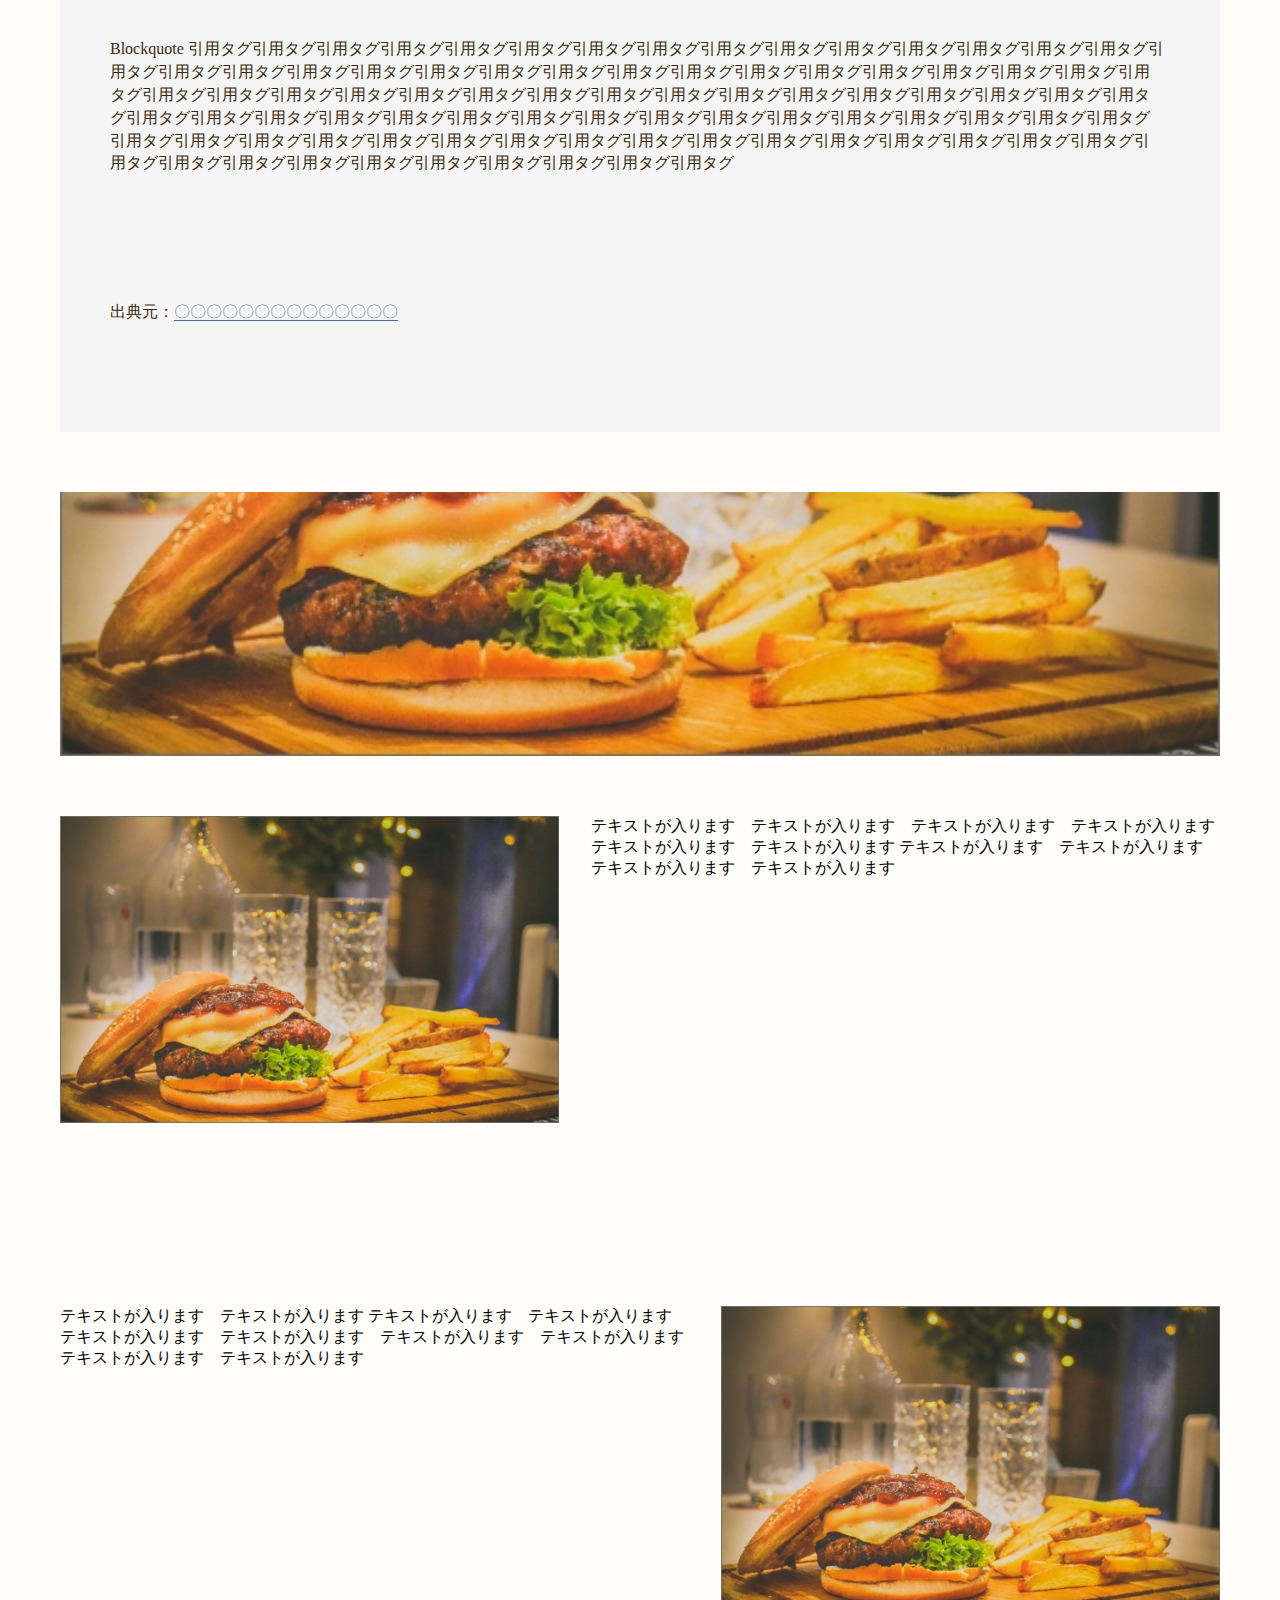
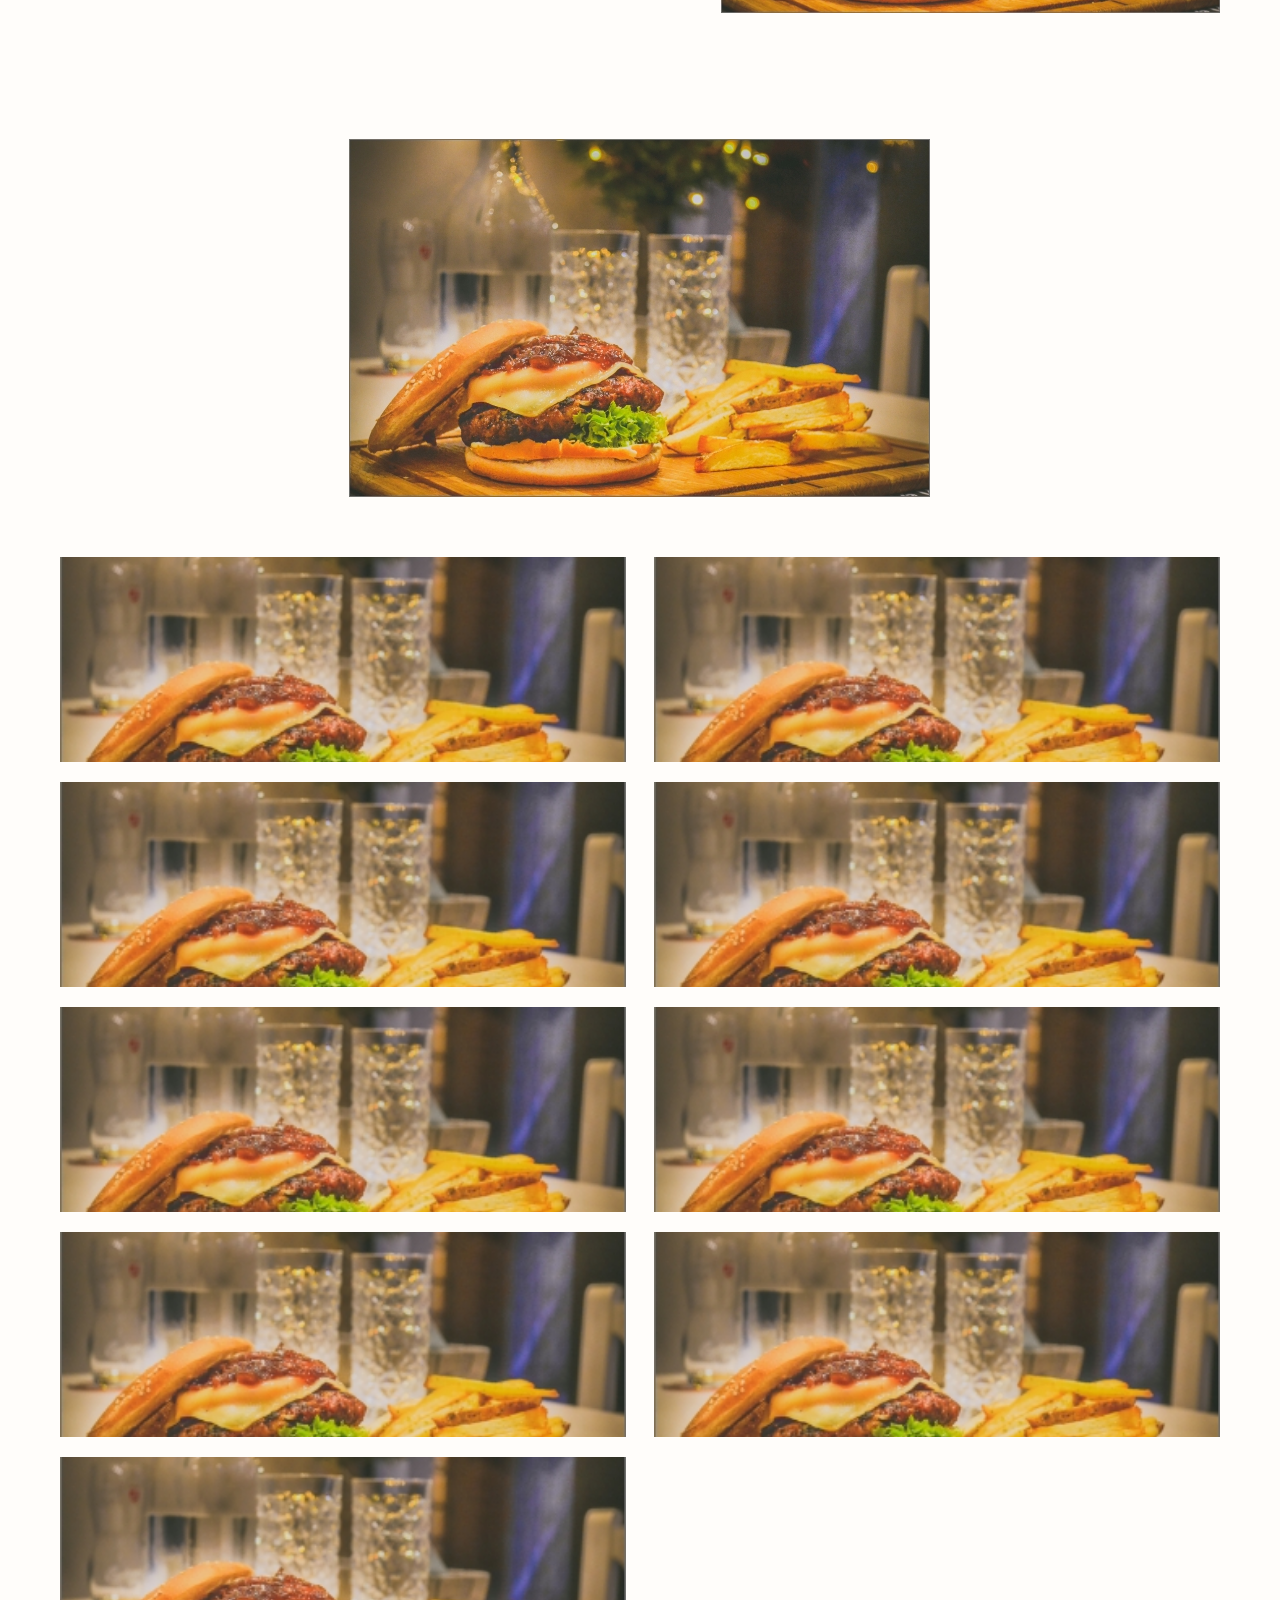
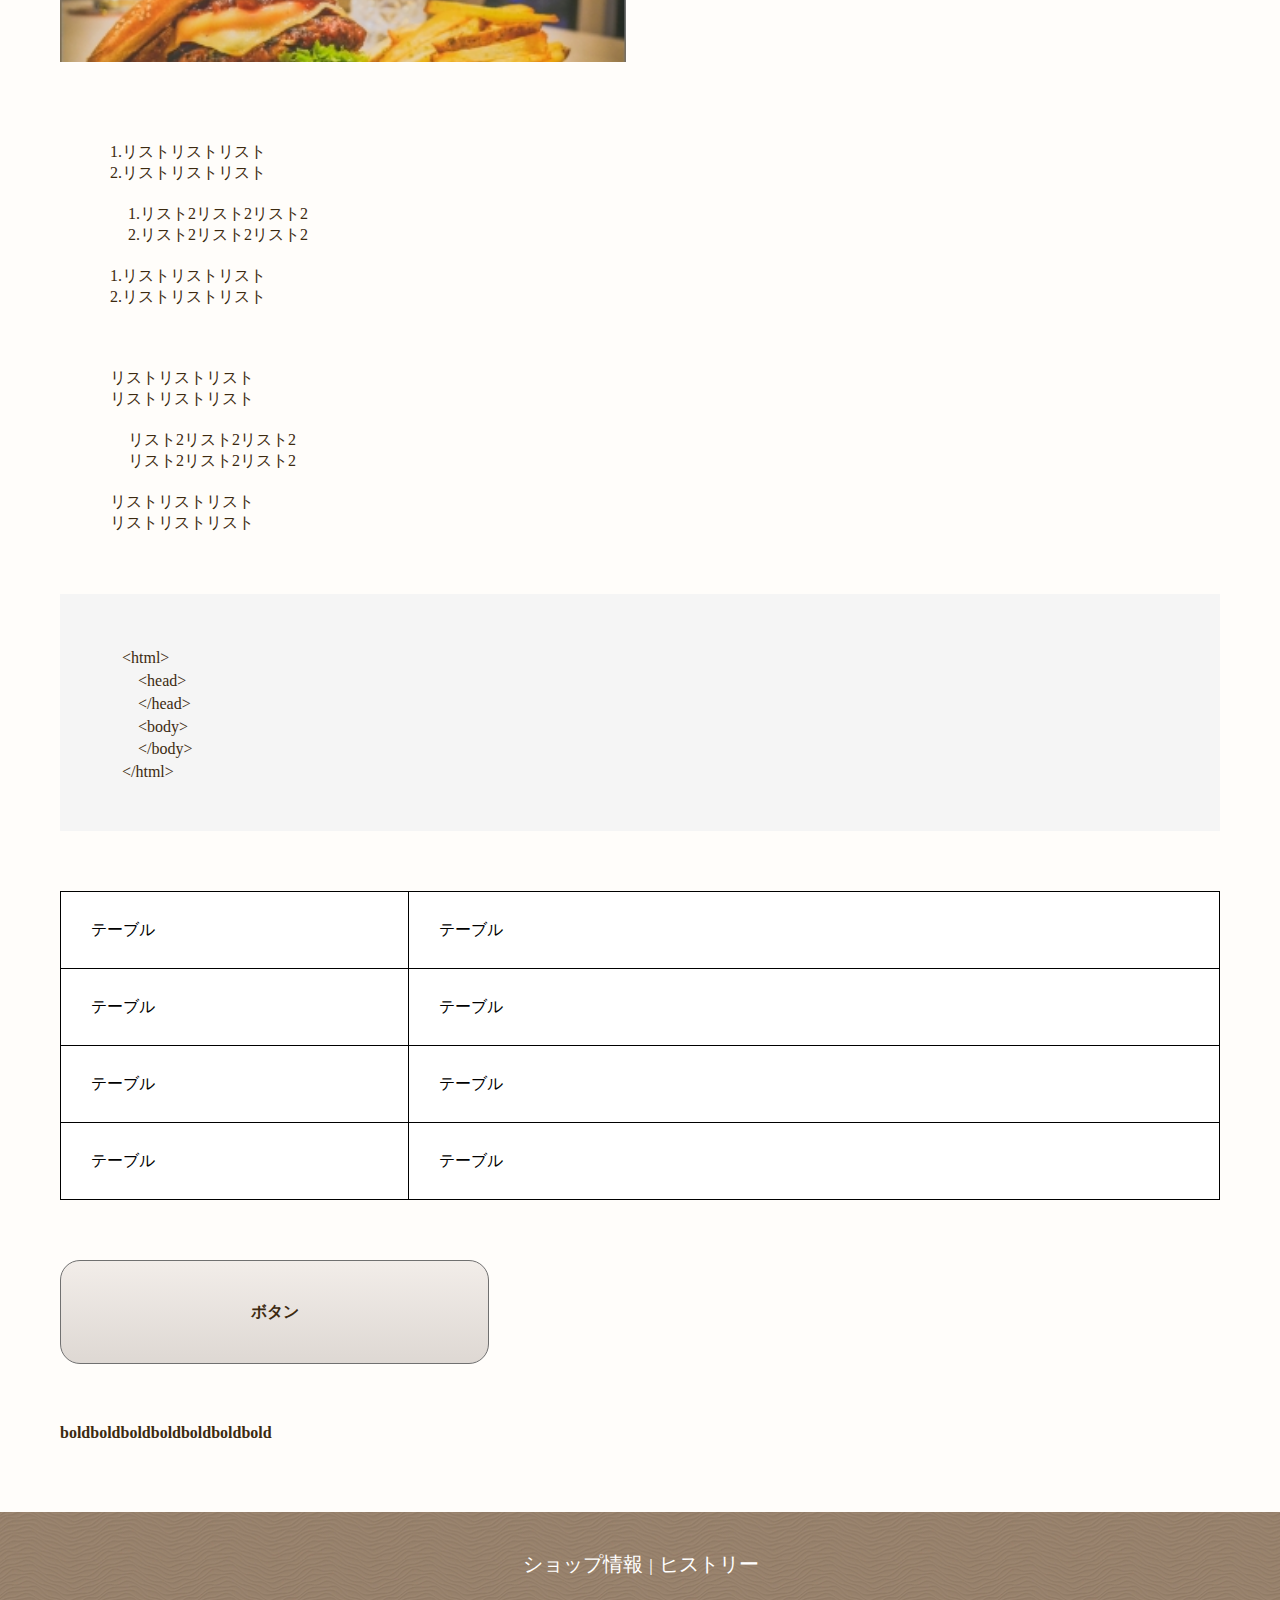
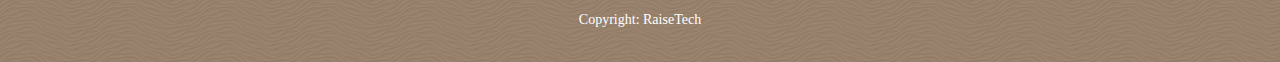
<file: single.html>
<!DOCTYPE html>
<html lang="ja">
    <haed>
        <meta charset="UTF-8">
        <title>hamburger-single</title>
         <!--レイアウト表示-->
         <meta http-equiv="X-UA-Compatible" content="IE=edge"/>
         <meta name="robots" content="index,follow" />
         <!--スマホサイズ-->
         <meta name="viewport" content="width=device-width; initial-scale=1;">
         <!--ファイルの読み込み-->
         <link rel="https://unpkg.com/ress/dist/ress.min.css">
         <link rel="stylesheet" href="./css/style.css">
         <link href="https://use.fontawesome.com/releases/v5.6.1/css/all.css" rel="stylesheet">
         <script src="https://ajax.googleapis.com/ajax/libs/jquery/3.6.0/jquery.min.js"></script>
         <script src="./move.js" type="text/javascript"></script>
         <!--viewpoint-->
         <meta name="viewport" content="width=device-width,initial-scale=1">
    </haed>

    <body>
        <header class="l-header">
            <div class="p-header__title">
                <a href="#">
                <h1>Hamburger</h1>
                </a>
            </div>

            <div class="c-button">
                <button class="c-button__menu">Menu</button>
            </div>
            
            <form class="p-header__search" id="" action="" method="GET">
                <input class="fas fa-lg p-header__search__box" value="&#xf002;" type="search">
                <input class="c-button__search" id="" type="submit" value="検索">
            </form>
        </header>

        <div class="wrapper">
            <main>
                <section class="p-top">
                <div class="l-top--single"></div><!--写真-->
                    <h1 class="p-top__title--single">h1 チーズバーガー</h1>
                </section>

                <div class="l-wrapper--single">
                <section class="p-contents">
                    <h2>見出しh2</h2>
                    <p>Pテグテキスト。Pテグテキスト。Pテグテキスト。Pテグテキスト。Pテグテキスト。Pテグテキスト。Pテグテキスト。Pテグテキスト。Pテグテキスト。Pテグテキスト。Pテグテキスト。Pテグテキスト。Pテグテキスト。Pテグテキスト。Pテグテキスト。Pテグテキスト。Pテグテキスト。Pテグテキスト。Pテグテキスト。Pテグテキスト。</p>
                    <h3>見出しh3</h3>
                    <h4>見出しh4</h4>
                    <h4>見出しh3</h4>
                    <h4>見出しh4</h4>
                    <h4>見出しh5</h4>
                    <h4>見出しh6</h4>
                </section>

                <section class="p-blockquote">
                    <blockquote class="p-blockquote__text">Blockquote 引用タグ引用タグ引用タグ引用タグ引用タグ引用タグ引用タグ引用タグ引用タグ引用タグ引用タグ引用タグ引用タグ引用タグ引用タグ引用タグ引用タグ引用タグ引用タグ引用タグ引用タグ引用タグ引用タグ引用タグ引用タグ引用タグ引用タグ引用タグ引用タグ引用タグ引用タグ引用タグ引用タグ引用タグ引用タグ引用タグ引用タグ引用タグ引用タグ引用タグ引用タグ引用タグ引用タグ引用タグ引用タグ引用タグ引用タグ引用タグ引用タグ引用タグ引用タグ引用タグ引用タグ引用タグ引用タグ引用タグ引用タグ引用タグ引用タグ引用タグ引用タグ引用タグ引用タグ引用タグ引用タグ引用タグ引用タグ引用タグ引用タグ引用タグ引用タグ引用タグ引用タグ引用タグ引用タグ引用タグ引用タグ引用タグ引用タグ引用タグ引用タグ引用タグ引用タグ引用タグ引用タグ引用タグ引用タグ引用タグ引用タグ引用タグ</blockquote>
                    <p class="p-blockquote__note">出典元：<span>〇〇〇〇〇〇〇〇〇〇〇〇〇〇</span></p>
                </section>

                <section class="p-product l-product">
                    <div class="l-product__img--main"></div><!--写真-->
                    <figure class="p-product__item--top">
                        <div class="l-product__item__img--top"></div>
                        <figcaption class="p-product__item__text--top">テキストが入ります　テキストが入ります　テキストが入ります　テキストが入ります　テキストが入ります　テキストが入ります テキストが入ります　テキストが入ります テキストが入ります　テキストが入ります</figcaption>
                    </figure>
                    <figure class="p-product__item--bottom">
                        <div class="l-product__item__img--bottom"></div>
                        <figcaption class="p-product__item__text--bottom">テキストが入ります　テキストが入ります テキストが入ります　テキストが入ります テキストが入ります　テキストが入ります　テキストが入ります　テキストが入ります　テキストが入ります　テキストが入ります</figcaption>
                    </figure>
                    <div class="l-product__img--sub"></div>
                </section>

                <section class="p-gallery">
                    <ul class="p-gallery__column">
                        <li class="p-gallery__item"><div class="p-gallery__item__img"></div></li>
                        <li class="p-gallery__item"><div class="p-gallery__item__img"></div></li>
                        <li class="p-gallery__item"><div class="p-gallery__item__img"></div></li>
                        <li class="p-gallery__item"><div class="p-gallery__item__img"></div></li>
                        <li class="p-gallery__item"><div class="p-gallery__item__img"></div></li>
                        <li class="p-gallery__item"><div class="p-gallery__item__img"></div></li>
                        <li class="p-gallery__item"><div class="p-gallery__item__img"></div></li>
                        <li class="p-gallery__item"><div class="p-gallery__item__img"></div></li>
                        <li class="p-gallery__item"><div class="p-gallery__item__img"></div></li>
                    </ul>
                </section>

                <section class="p-secondary1">
                    <div class="p-secondary1--top">
                    <ul class="p-secondary1__list">
                        <li class="p-secondary1__list__item">1.リストリストリスト</li>
                        <li class="p-secondary1__list__item">2.リストリストリスト</li>
                    </ul>
                    <ul class="p-secondary1__list2">
                        <li class="p-secondary1__list__item">1.リスト2リスト2リスト2</li>
                        <li class="p-secondary1__list__item">2.リスト2リスト2リスト2</li>
                    </ul>
                    <ul class="p-secondary1__list">
                        <li class="p-secondary1__list__item">1.リストリストリスト</li>
                        <li class="p-secondary1__list__item">2.リストリストリスト</li>
                    </ul>
                    </div>
                    <div class="p-secondary1--bottom">
                    <ul class="p-secondary1__list">
                        <li class="p-secondary1__list__item">リストリストリスト</li>
                        <li class="p-secondary1__list__item">リストリストリスト</li>
                    </ul>
                    <ul class="p-secondary1__list2">
                        <li class="p-secondary1__list__item">リスト2リスト2リスト2</li>
                        <li class="p-secondary1__list__item">リスト2リスト2リスト2</li>
                    </ul>
                    <ul class="p-secondary1__list">
                        <li class="p-secondary1__list__item">リストリストリスト</li>
                        <li class="p-secondary1__list__item">リストリストリスト</li>
                    </ul>
                    </div>
                </section>

                <section class="p-secondary2">
                    <pre>
                        <code>
        &lt;html&gt;
            &lt;head&gt;
            &lt;/head&gt;
            &lt;body&gt;
            &lt;/body&gt;
        &lt;/html&gt;
                        </code>
                    </pre>
                </section>
                
                <section class="p-secondary3">
                    <table class="p-secondary3__table" border="1" style="border-collapse: collapse" bgcolor=#fff bordercolor=#707070>
                        <tr>
                            <td class="p-seconday3__table__td1">テーブル</td>
                            <td class="p-seconday3__table__td2">テーブル</td>
                        </tr>
                        <tr>
                            <td class="p-seconday3__table__td1">テーブル</td>
                            <td class="p-seconday3__table__td2">テーブル</td>
                        </tr>
                        <tr>
                            <td class="p-seconday3__table__td1">テーブル</td>
                            <td class="p-seconday3__table__td2">テーブル</td>
                        </tr>
                        <tr>
                            <td class="p-seconday3__table__td1">テーブル</td>
                            <td class="p-seconday3__table__td2">テーブル</td>
                        </tr>
                    </table>
                </section>

                <section class="p-secondary4">
                    <button class="p-secondary4__button" type="submit">ボタン</button>
                </section>

                <section class="p-secondary5">
                    <p class="p-secondary5__text">boldboldboldboldboldboldbold</p>
                </section>

                </div><!--l-wrapper--single-->
            </main>

            <aside class="p-aside">
                <nav class="l-nav">
                    <div class="c-button--close">
                        <span class="c-button--line"></span>
                    </div>
                    <p class="p-nav__memu">Menu</p>
                    <section class="p-hnav__contents">
                        <h3  class="p-hnav__contents__title"><a href="">バーガー</a></h3>
                        <div class="p-hnav__contents__list--margin">
                        <Ul class="p-hnav__contents__list">
                            <li class="p-hnav__contents__list__item"><a href="">ハンバーガー</a></li>
                            <li class="p-hnav__contents__list__item"><a href="">チーズバーガー</a></li>
                            <li class="p-hnav__contents__list__item"><a href="">テリヤキバーガー</a></li>
                            <li class="p-hnav__contents__list__item"><a href="">アボカドバーガー</a></li>
                            <li class="p-hnav__contents__list__item"><a href="">フィッシュバーガー</a></li>
                            <li class="p-hnav__contents__list__item"><a href="">ベーコンバーガー</a></li>
                            <li class="p-hnav__contents__list__item"><a href="">チキンバーガー</a></li>
                        </Ul>
                    </div>
                    </section>
    
                    <section class="p-snav__contents">
                        <h3 class="p-snav__contents__title"><a href="">サイド</a></h3>
                        <div class="p-snav__contents__list--margin">
                        <ul class="p-snav__contents__list">
                            <li class="p-snav__contents__list__item"><a href="">ポテト</a></li>
                            <li class="p-snav__contents__list__item"><a href="">サラダ</a></li>
                            <li class="p-snav__contents__list__item"><a href="">ナゲット</a></li>
                            <li class="p-snav__contents__list__item"><a href="">コーン</a></li>
                        </ul>
                        </div>
                    </section>
    
                    <section class="p-dnav__contents">
                        <h3 class="p-dnav__contents__title"><a href="">ドリンク</a></h3>
                        <div class="p-dnav__contents__list--margin">
                        <ul class="p-dnav__contents__list">
                            <li class="p-dnav__contents__list__item"><a href="">コーラ</a></li>
                            <li class="p-dnav__contents__list__item"><a href="">ファンタ</a></li>
                            <li class="p-dnav__contents__list__item"><a href="">オレンジ</a></li>
                            <li class="p-dnav__contents__list__item"><a href="">アップル</a></li>
                            <li class="p-dnav__contents__list__item"><a href="">紅茶（Ice/Hot）</a></li>
                            <li class="p-dnav__contents__list__item"><a href="">コーヒー（Ice/Hot）</a></li>
                        </ul>
                    </div>
                    </section>
                </nav>
            </aside>
                <div class="l-aside__layer"></div>
        </div><!--wrapper-->

            <footer class="l-footer">
                <div class="p-footer__contents">
                    <p class="p-footer__contents__items"><a class="p-footer__contents__item">ショップ情報</a>｜<a class="p-footer__contents__item">ヒストリー</a></p>
                    <p class="p-footer__contents__note">Copyright: RaiseTech</p>
                </div>
            </footer>
    </body>
</file>
<file: css/style.css>
@charset "UTF-8";
* {
  margin: 0;
  text-decoration: none;
  list-style-type: none;
  width: 100%;
}

body {
  position: relative;
}

/*!
 * ress.css • v4.0.0
 * MIT License
 * github.com/filipelinhares/ress
 */
/* # =================================================================
   # Global selectors
   # ================================================================= */
html {
  -webkit-box-sizing: border-box;
          box-sizing: border-box;
  -webkit-text-size-adjust: 100%;
  /* Prevent adjustments of font size after orientation changes in iOS */
  word-break: normal;
  -moz-tab-size: 4;
  -o-tab-size: 4;
     tab-size: 4;
}

*,
::before,
::after {
  background-repeat: no-repeat;
  /* Set `background-repeat: no-repeat` to all elements and pseudo elements */
  -webkit-box-sizing: inherit;
          box-sizing: inherit;
}

::before,
::after {
  text-decoration: inherit;
  /* Inherit text-decoration and vertical align to ::before and ::after pseudo elements */
  vertical-align: inherit;
}

* {
  padding: 0;
  /* Reset `padding` and `margin` of all elements */
  margin: 0;
}

/* # =================================================================
     # General elements
     # ================================================================= */
hr {
  overflow: visible;
  /* Show the overflow in Edge and IE */
  height: 0;
  /* Add the correct box sizing in Firefox */
  color: inherit;
  /* Correct border color in Firefox. */
}

details,
main {
  display: block;
  /* Render the `main` element consistently in IE. */
}

summary {
  display: list-item;
  /* Add the correct display in all browsers */
}

small {
  font-size: 80%;
  /* Set font-size to 80% in `small` elements */
}

[hidden] {
  display: none;
  /* Add the correct display in IE */
}

abbr[title] {
  border-bottom: none;
  /* Remove the bottom border in Chrome 57 */
  /* Add the correct text decoration in Chrome, Edge, IE, Opera, and Safari */
  text-decoration: underline;
  -webkit-text-decoration: underline dotted;
          text-decoration: underline dotted;
}

a {
  background-color: transparent;
  /* Remove the gray background on active links in IE 10 */
}

a:active,
a:hover {
  outline-width: 0;
  /* Remove the outline when hovering in all browsers */
}

code,
kbd,
pre,
samp {
  font-family: monospace, monospace;
  /* Specify the font family of code elements */
}

pre {
  font-size: 1em;
  /* Correct the odd `em` font sizing in all browsers */
}

b,
strong {
  font-weight: bolder;
  /* Add the correct font weight in Chrome, Edge, and Safari */
}

/* https://gist.github.com/unruthless/413930 */
sub,
sup {
  font-size: 75%;
  line-height: 0;
  position: relative;
  vertical-align: baseline;
}

sub {
  bottom: -0.25em;
}

sup {
  top: -0.5em;
}

table {
  border-color: inherit;
  /* Correct border color in all Chrome, Edge, and Safari. */
  text-indent: 0;
  /* Remove text indentation in Chrome, Edge, and Safari */
}

/* # =================================================================
     # Forms
     # ================================================================= */
input {
  border-radius: 0;
}

/* Replace pointer cursor in disabled elements */
[disabled] {
  cursor: default;
}

[type='number']::-webkit-inner-spin-button,
[type='number']::-webkit-outer-spin-button {
  height: auto;
  /* Correct the cursor style of increment and decrement buttons in Chrome */
}

[type='search'] {
  -webkit-appearance: textfield;
  /* Correct the odd appearance in Chrome and Safari */
  outline-offset: -2px;
  /* Correct the outline style in Safari */
}

[type='search']::-webkit-search-decoration {
  -webkit-appearance: none;
  /* Remove the inner padding in Chrome and Safari on macOS */
}

textarea {
  overflow: auto;
  /* Internet Explorer 11+ */
  resize: vertical;
  /* Specify textarea resizability */
}

button,
input,
optgroup,
select,
textarea {
  font: inherit;
  /* Specify font inheritance of form elements */
}

optgroup {
  font-weight: bold;
  /* Restore the font weight unset by the previous rule */
}

button {
  overflow: visible;
  /* Address `overflow` set to `hidden` in IE 8/9/10/11 */
}

button,
select {
  text-transform: none;
  /* Firefox 40+, Internet Explorer 11- */
}

/* Apply cursor pointer to button elements */
button,
[type='button'],
[type='reset'],
[type='submit'],
[role='button'] {
  cursor: pointer;
  color: inherit;
}

/* Remove inner padding and border in Firefox 4+ */
button::-moz-focus-inner,
[type='button']::-moz-focus-inner,
[type='reset']::-moz-focus-inner,
[type='submit']::-moz-focus-inner {
  border-style: none;
  padding: 0;
}

/* Replace focus style removed in the border reset above */
button:-moz-focusring,
[type='button']::-moz-focus-inner,
[type='reset']::-moz-focus-inner,
[type='submit']::-moz-focus-inner {
  outline: 1px dotted ButtonText;
}

button,
html [type='button'],
[type='reset'],
[type='submit'] {
  -webkit-appearance: button;
  /* Correct the inability to style clickable types in iOS */
}

/* Remove the default button styling in all browsers */
button,
input,
select,
textarea {
  background-color: transparent;
  border-style: none;
}

a:focus,
button:focus,
input:focus,
select:focus,
textarea:focus {
  outline-width: 0;
}

/* Style select like a standard input */
select {
  -moz-appearance: none;
  /* Firefox 36+ */
  -webkit-appearance: none;
  /* Chrome 41+ */
}

select::-ms-expand {
  display: none;
  /* Internet Explorer 11+ */
}

select::-ms-value {
  color: currentColor;
  /* Internet Explorer 11+ */
}

legend {
  border: 0;
  /* Correct `color` not being inherited in IE 8/9/10/11 */
  color: inherit;
  /* Correct the color inheritance from `fieldset` elements in IE */
  display: table;
  /* Correct the text wrapping in Edge and IE */
  max-width: 100%;
  /* Correct the text wrapping in Edge and IE */
  white-space: normal;
  /* Correct the text wrapping in Edge and IE */
  max-width: 100%;
  /* Correct the text wrapping in Edge 18- and IE */
}

::-webkit-file-upload-button {
  /* Correct the inability to style clickable types in iOS and Safari */
  -webkit-appearance: button;
  color: inherit;
  font: inherit;
  /* Change font properties to `inherit` in Chrome and Safari */
}

/* # =================================================================
     # Specify media element style
     # ================================================================= */
img {
  border-style: none;
  /* Remove border when inside `a` element in IE 8/9/10 */
}

/* Add the correct vertical alignment in Chrome, Firefox, and Opera */
progress {
  vertical-align: baseline;
}

/* # =================================================================
     # Accessibility
     # ================================================================= */
/* Specify the progress cursor of updating elements */
[aria-busy='true'] {
  cursor: progress;
}

/* Specify the pointer cursor of trigger elements */
[aria-controls] {
  cursor: pointer;
}

/* Specify the unstyled cursor of disabled, not-editable, or otherwise inoperable elements */
[aria-disabled='true'] {
  cursor: default;
}

body {
  background-color: #FFFDFA;
}

.l-header {
  width: 100%;
  height: 217px;
  background-color: #FFF7EF;
}

@media screen and (min-width: 1920px) {
  .l-header {
    width: 80.9%;
    position: relative;
  }
}

.l-nav {
  width: 100%;
  max-width: 87.5%;
  height: 100%;
  background-color: #F2EDE9;
  position: fixed;
  top: 0;
  right: 0;
  z-index: 10;
  -webkit-transform: translateX(100%);
          transform: translateX(100%);
  -webkit-transition: all .5s;
  transition: all .5s;
}

.is-nav--open {
  -webkit-transform: translate(0);
          transform: translate(0);
  width: 375px;
  overflow-y: scroll;
}

.l-aside__layer {
  position: absolute;
  top: 0;
  left: 0;
  content: "";
  display: block;
  width: 0;
  height: 0;
  background-color: rgba(0, 0, 0, 0.5);
  z-index: 2;
  opacity: 0;
  /* 透明度を0にすることで隠す */
  -webkit-transition: opacity 0.5s;
  transition: opacity 0.5s;
  /* 透明度の0→1になる速度 */
}

.is-aside__layer--open {
  width: 100%;
  height: 100%;
  opacity: 1;
  /* メニューが表示されているときには背景が表示 */
}

@media screen and (min-width: 834px) {
  .is-nav--open {
    width: 367px;
  }
}

@media screen and (min-width: 1920px) {
  main {
    width: 100%;
    margin-right: 19.1%;
  }
  .l-nav {
    height: calc(100% - 150px);
    width: 19.1%;
    -webkit-transform: none;
            transform: none;
    -webkit-transition: none;
    transition: none;
    position: absolute;
  }
}

.l-footer {
  height: 150px;
  width: 100%;
  background: url("../img/layer.png");
}

.l-service-wrapprer {
  width: 100%;
}

.l-service {
  padding: 20px;
  display: -webkit-box;
  display: -ms-flexbox;
  display: flex;
  -webkit-box-orient: vertical;
  -webkit-box-direction: normal;
      -ms-flex-direction: column;
          flex-direction: column;
}

.l-service__takeout {
  position: relative;
  background-image: url(../img/takeout-iphone.jpg);
  background-size: cover;
  height: 642px;
  background-position: center;
}

.l-service__takeout__inner {
  display: -webkit-box;
  display: -ms-flexbox;
  display: flex;
  -webkit-box-orient: vertical;
  -webkit-box-direction: normal;
      -ms-flex-direction: column;
          flex-direction: column;
}

.l-service__eatin {
  position: relative;
  margin-top: 20px;
  background-image: url(../img/eatin-iphone.jpg);
  background-size: cover;
  height: 642px;
  background-position: center;
}

.l-service__eatin__inner {
  display: -webkit-box;
  display: -ms-flexbox;
  display: flex;
  -webkit-box-orient: vertical;
  -webkit-box-direction: normal;
      -ms-flex-direction: column;
          flex-direction: column;
}

@media screen and (min-width: 834px) {
  .l-service {
    display: -webkit-box;
    display: -ms-flexbox;
    display: flex;
    -webkit-box-orient: horizontal;
    -webkit-box-direction: normal;
        -ms-flex-direction: row;
            flex-direction: row;
    padding: 40px;
  }
  .l-service__takeout {
    height: 681px;
    background-image: url(../img/takeout-ipad.jpg);
  }
  .l-service__eatin {
    height: 681px;
    margin-top: 0;
    margin-left: 41px;
    background-image: url(../img/eatin-ipad.jpg);
  }
}

@media screen and (min-width: 1920px) {
  .l-service-wrapprer {
    width: 80.9%;
  }
  .l-service {
    display: -webkit-box;
    display: -ms-flexbox;
    display: flex;
    -webkit-box-orient: horizontal;
    -webkit-box-direction: normal;
        -ms-flex-direction: row;
            flex-direction: row;
    padding: 120px 112px 131px 111px;
  }
  .l-service__takeout {
    height: 1193px;
    background-image: url(../img/takeout-pc.jpg);
  }
  .l-service__eatin {
    height: 1193px;
    background-image: url(../img/eatin-pc.jpg);
    margin-top: 0;
    margin-left: 80px;
  }
}

.l-top {
  position: relative;
  width: 100%;
  height: 285px;
  background-size: cover;
  background-image: url(../img/top-iphone.jpg);
  background-position: center;
}

@media screen and (min-width: 834px) {
  .l-top {
    background-image: url(../img/top-ipad.jpg);
  }
}

@media screen and (min-width: 1920px) {
  .l-top {
    height: 530px;
    width: 80.88%;
    background-image: url(../img/top-pc.jpg);
  }
}

.l-top--archive {
  position: relative;
  width: 100%;
  height: 285px;
  background-size: cover;
  background-image: url(../img/page-title-archive-iphone.jpg);
  background-position: center left;
  opacity: 0.5;
}

.l-top__title__layer {
  position: absolute;
  background-color: #000;
  width: 100%;
  height: 285px;
}

@media screen and (min-width: 834px) {
  .l-top--archive {
    height: 283px;
    background-image: url(../img/page-title-archive-ipad.jpg);
  }
  .l-top__title__layer {
    height: 283px;
  }
}

@media screen and (min-width: 1920px) {
  .l-top--archive {
    height: 239px;
    width: 80.88%;
    background-image: url(../img/page-title-archive-pc.jpg);
  }
  .l-top__title__layer {
    height: 239px;
    width: 80.88%;
  }
}

.l-top--single {
  position: relative;
  width: 100%;
  height: 225px;
  background-size: cover;
  background-image: url(../img/page-title-single-iphone.jpg);
  background-position: center;
}

@media screen and (min-width: 834px) {
  .l-top--single {
    background-image: url(../img/page-title-single-ipad.jpg);
    height: 500px;
  }
}

@media screen and (min-width: 1920px) {
  .l-top--single {
    background-image: url(../img/page-title-single-pc.jpg);
    width: 80.88%;
  }
}

.l-top--page {
  position: relative;
  width: 100%;
  height: 224px;
  background-size: cover;
  background-image: url(../img/title-page-iphone.jpg);
  background-position: center;
}

@media screen and (min-width: 834px) {
  .l-top--page {
    background-image: url(../img/title-page-ipad.jpg);
    height: 500px;
  }
}

@media screen and (min-width: 1920px) {
  .l-top--page {
    background-image: url(../img/title-page-pc.jpg);
    width: 80.88%;
  }
}

.l-map {
  height: 691px;
  position: relative;
}

.l-map__layer--top {
  background-color: #000000;
  opacity: 0.29;
  position: absolute;
  height: 60%;
  z-index: 5;
}

.l-map__img--middle {
  background-image: url(../img/map-iphone.jpg);
  background-size: cover;
  background-position: center;
  height: 691px;
  opacity: 0.6;
  z-index: 3;
  position: absolute;
}

.l-map__layer--bottom {
  height: 691px;
  background-color: #000000;
  position: absolute;
}

@media screen and (min-width: 834px) {
  .l-map {
    height: 415px;
  }
  .l-map__layer--top {
    width: 100%;
    height: 100%;
  }
  .l-map__img--middle {
    height: 415px;
    background-image: url(../img/map-ipad.jpg);
  }
  .l-map__layer--bottom {
    height: 415px;
  }
}

@media screen and (min-width: 1920px) {
  .l-map {
    height: 649px;
    width: 80.9%;
  }
  .l-map__layer--top {
    height: 100%;
    width: 61.2%;
  }
  .l-map__img--middle {
    height: 649px;
    background-image: url(../img/map-pc.jpg);
  }
  .l-map__layer--bottom {
    height: 649px;
    width: 100%;
  }
}

.l-menu__list {
  padding-left: 20px;
  padding-right: 20px;
}

.l-menu__list__item {
  margin-bottom: 20.9px;
  height: 585.12px;
}

.l-menu__list__item__img {
  background-image: url(../img/menu-list-iphone.jpg);
  background-size: cover;
  background-position: center;
  height: 230.53px;
  width: 100%;
}

.l-menu__list__item__info {
  background-color: #3C2B1C;
  height: 354.59px;
  width: 100%;
  background-position: center;
  padding-left: 17px;
  padding-right: 17px;
}

@media screen and (min-width: 834px) {
  .l-menu__list {
    padding-left: 43px;
    padding-right: 35px;
  }
  .l-menu__list__item {
    margin-bottom: 20.5px;
    position: relative;
    height: 354.5px;
  }
  .l-menu__list__item__img {
    background-image: url(../img/menu-list-ipad.jpg);
    height: 354.5px;
    width: 50%;
  }
  .l-menu__list__item__info {
    height: 354.5px;
    width: 50%;
    position: absolute;
    top: 0;
    left: 50%;
    padding-left: 34.7px;
    padding-right: 34.7px;
  }
}

@media screen and (min-width: 1920px) {
  .l-menu__list {
    width: 80.88%;
    padding-left: 100px;
    padding-right: 100px;
  }
  .l-menu__list__item {
    height: 471px;
    margin-bottom: 30px;
    position: relative;
  }
  .l-menu__list__item__img {
    background-image: url(../img/menu-list-pc.jpg);
    height: 471px;
    width: 49.59%;
  }
  .l-menu__list__item__info {
    height: 471px;
    width: 49.96%;
    left: 49.59%;
    padding-left: 63px;
    padding-right: 63px;
  }
}

.l-menu__pagenation {
  padding: 39.5px 20.2px 31px 20.2px;
}

.l-pagenation {
  position: relative;
  height: 22px;
}

.l-pagenation ul {
  display: none;
}

@media screen and (min-width: 834px) {
  .l-menu__pagenation {
    padding: 0;
    margin: 85px auto 30px auto;
    max-width: 598.82px;
  }
  .l-pagenation {
    position: relative;
    height: 35px;
    width: 100%;
  }
  .l-pagenation ul {
    display: -webkit-box;
    display: -ms-flexbox;
    display: flex;
    position: absolute;
    width: 72.64%;
    left: 127px;
  }
}

@media screen and (min-width: 1920px) {
  .l-menu__pagenation {
    margin: 120px 844.2px 64px 477px;
    width: 80.9%;
  }
}

.l-wrapper--single {
  padding-left: 20px;
  padding-right: 20px;
}

@media screen and (min-width: 834px) {
  .l-wrapper--single {
    padding-left: 60px;
    padding-right: 60px;
  }
}

@media screen and (min-width: 1920px) {
  .l-wrapper--single {
    width: 80.88%;
    padding-left: 100px;
    padding-right: 100px;
  }
}

.l-product__img--main {
  background-image: url(../img/product-gallery-iphone.jpg);
  height: 124px;
  width: 100%;
  margin-top: 30px;
  background-position: bottom center;
  background-size: cover;
}

.l-product__item__img--top {
  background-image: url(../img/product-gallery-iphone.jpg);
  height: 100%;
  width: 43%;
  background-size: contain;
  position: absolute;
}

.l-product__item__img--bottom {
  background-image: url(../img/product-gallery-iphone.jpg);
  height: 100%;
  width: 43%;
  background-size: contain;
  position: absolute;
  right: 0;
}

.l-product__img--sub {
  background-image: url(../img/product-gallery-iphone.jpg);
  height: 166px;
  width: 79.7%;
  background-size: contain;
  background-position: center;
  margin: 30px auto;
}

@media screen and (min-width: 834px) {
  .l-product__img--main {
    background-image: url(../img/product-gallery-ipad.jpg);
    height: 264px;
    margin-top: 60px;
  }
  .l-product__item__img--top {
    background-image: url(../img/product-gallery-ipad.jpg);
  }
  .l-product__item__img--bottom {
    background-image: url(../img/product-gallery-ipad.jpg);
  }
  .l-product__img--sub {
    background-image: url(../img/product-gallery-ipad.jpg);
    height: 358px;
    width: 81.37%;
    margin: 60px auto;
  }
}

@media screen and (min-width: 1920px) {
  .l-product__img--main {
    height: 500px;
  }
  .l-product__img--sub {
    width: 43%;
  }
}

.c-button__search {
  border: solid 1px #707070;
  color: #707070;
  cursor: pointer;
  background-color: #F2EDE9;
  border-radius: 10px;
  font-size: 16px;
  font-weight: bold;
  width: 24.38%;
  height: 46px;
  margin-left: auto;
}

@media screen and (min-width: 834px) {
  .c-button__search {
    width: 25%;
  }
}

.c-button__menu {
  font-family: Robot;
  font-size: 20px;
  font-weight: bold;
  color: #707070;
  width: 51px;
  height: 26px;
  position: absolute;
  top: 14px;
  right: 16px;
}

.c-button--close {
  display: block;
  position: relative;
  cursor: pointer;
  width: 32px;
  height: 32px;
  top: 25px;
  left: 85.3%;
}

.c-button--line::before {
  -webkit-transform: rotate(45deg);
          transform: rotate(45deg);
  content: "";
  position: absolute;
  width: 45.2px;
  height: 6px;
  background-color: #707070;
  display: block;
}

.c-button--line::after {
  -webkit-transform: rotate(-45deg);
          transform: rotate(-45deg);
  content: "";
  position: absolute;
  width: 45.2px;
  height: 6px;
  background-color: #707070;
  display: block;
}

@media screen and (min-width: 1920px) {
  .c-button__menu {
    display: none;
  }
  .c-button--close {
    display: none;
  }
  .c-button--line {
    display: none;
  }
}

.c-button--detail {
  font-size: 16px;
  font-family: M1m;
  font-weight: bold;
  color: #707070;
  background-color: #fff;
  border-radius: 50px;
  padding: 10px 41.1px 10.5px 41.1px;
}

.c-button__block {
  text-align: center;
}

@media screen and (min-width: 1920px) {
  .c-button--detail {
    padding: 27px 106px;
  }
}

.p-header__title h1 {
  color: #707070;
  font-family: Roboto;
  text-align: center;
  padding-top: 40px;
  font-size: 40px;
  font-weight: bold;
}

@media screen and (min-width: 1920px) {
  .p-header__title h1 {
    text-align: none;
    padding: 67px 1163px 66px 65px;
    font-size: 64px;
  }
}

.p-header__search {
  width: 85.3%;
  margin: 38px auto;
  height: 46px;
}

.p-header__search__box {
  width: 71.87%;
  border: solid 1px #707070;
  background-color: #fff;
  border-radius: 10px;
  height: 46px;
  padding-left: 16px;
}

@media screen and (min-width: 834px) {
  .p-header__search {
    width: 65.46%;
  }
  .p-header__search__box {
    width: 72.5%;
  }
}

@media screen and (min-width: 1920px) {
  .p-header__search {
    position: absolute;
    top: 48px;
    right: 20px;
    width: 35.15%;
  }
}

.fas {
  color: #808080;
}

.p-aside a {
  font-family: M1m;
  color: #707070;
}

.p-nav__memu {
  display: none;
}

.p-hnav__contents {
  padding-top: 155px;
}

.p-hnav__contents__title a {
  font-weight: bold;
  padding-left: 46px;
  font-size: 24px;
  padding-top: 85px;
}

.p-hnav__contents__list {
  display: -webkit-box;
  display: -ms-flexbox;
  display: flex;
  -webkit-box-orient: vertical;
  -webkit-box-direction: normal;
      -ms-flex-direction: column;
          flex-direction: column;
}

.p-hnav__contents__list--margin {
  margin-top: 40px;
}

.p-hnav__contents__list__item {
  padding-left: 66px;
  margin-top: 13px;
  margin-bottom: 13px;
  font-size: 20px;
}

.p-snav__contents {
  padding-top: 34px;
}

.p-snav__contents__title a {
  font-weight: bold;
  padding-left: 46px;
  font-size: 24px;
}

.p-snav__contents__list {
  display: -webkit-box;
  display: -ms-flexbox;
  display: flex;
  -webkit-box-orient: vertical;
  -webkit-box-direction: normal;
      -ms-flex-direction: column;
          flex-direction: column;
}

.p-snav__contents__list--margin {
  margin-top: 40px;
}

.p-snav__contents__list__item {
  padding-left: 66px;
  margin-top: 13px;
  margin-bottom: 13px;
  font-size: 20px;
}

.p-dnav__contents {
  padding-top: 34px;
}

.p-dnav__contents__title a {
  font-weight: bold;
  padding-left: 46px;
  font-size: 24px;
}

.p-dnav__contents__list {
  display: -webkit-box;
  display: -ms-flexbox;
  display: flex;
  -webkit-box-orient: vertical;
  -webkit-box-direction: normal;
      -ms-flex-direction: column;
          flex-direction: column;
}

.p-dnav__contents__list--margin {
  margin-top: 40px;
}

.p-dnav__contents__list__item {
  padding-left: 66px;
  margin-top: 13px;
  margin-bottom: 13px;
  font-size: 20px;
}

@media screen and (min-width: 1920px) {
  .p-nav__memu {
    display: block;
    font-family: Robot;
    font-weight: bold;
    font-size: 34px;
    color: #707070;
    margin-top: 82px;
    margin-left: 46px;
    width: 86px;
    height: 45px;
  }
}

.p-footer__contents {
  color: #fff;
  font-family: M1m;
}

.p-footer__contents__items {
  text-align: center;
  padding-top: 39px;
  padding-left: 63px;
  padding-right: 62px;
}

.p-footer__contents__items__item {
  padding: 0;
  margin: 0;
}

.p-footer__contents__items a {
  font-size: 20px;
}

.p-footer__contents__note {
  font-size: 14px;
  text-align: center;
  padding-top: 34px;
  padding-bottom: 30px;
}

.p-top__img {
  height: 285px;
  width: 100%;
  -o-object-fit: cover;
     object-fit: cover;
}

@media screen and (min-width: 1920px) {
  .p-top__img {
    height: 530px;
    width: 80.9%;
  }
}

.p-top__title {
  position: absolute;
  font-family: M1m;
  font-weight: bold;
  font-size: 36px;
  color: #fff;
  padding-left: 25px;
  top: 119px;
}

@media screen and (min-width: 834px) {
  .p-top__title {
    padding-left: 86px;
  }
}

@media screen and (min-width: 1920px) {
  .p-top__title {
    padding-left: 86px;
    top: 231px;
    font-size: 40px;
  }
}

.p-top__title--menu {
  position: absolute;
  font-family: Roboto;
  font-weight: bold;
  font-size: 36px;
  color: #fff;
  padding-left: 37px;
  top: 319px;
}

.p-top__subtitle--archive {
  position: absolute;
  font-family: M1m;
  font-size: 16px;
  font-weight: bold;
  color: #fff;
  padding-left: 37px;
  top: 374px;
}

@media screen and (min-width: 834px) {
  .p-top__title--menu {
    font-size: 60px;
    padding-left: 86px;
  }
  .p-top__subtitle--archive {
    padding-left: 275px;
    top: 354px;
  }
}

@media screen and (min-width: 1920px) {
  .p-top__title--menu {
    top: 297px;
  }
  .p-top__subtitle--archive {
    top: 330px;
  }
}

.p-top__title--search {
  position: absolute;
  font-family: Roboto;
  font-weight: bold;
  font-size: 36px;
  color: #fff;
  padding-left: 37px;
  top: 320px;
}

.p-top__subtitle--archive_search {
  position: absolute;
  font-family: M1m;
  font-size: 16px;
  font-weight: bold;
  color: #fff;
  padding-left: 37px;
  top: 374px;
}

@media screen and (min-width: 834px) {
  .p-top__title--search {
    font-size: 60px;
    padding-left: 86px;
    top: 319px;
  }
  .p-top__subtitle--archive_search {
    padding-left: 311px;
    top: 352px;
  }
}

@media screen and (min-width: 1920px) {
  .p-top__title--search {
    top: 297px;
  }
  .p-top__subtitle--archive_search {
    top: 330px;
  }
}

.p-top__title--single {
  position: absolute;
  font-family: M1m;
  font-weight: bold;
  font-size: 36px;
  color: #fff;
  padding-left: 26px;
  top: 308px;
}

@media screen and (min-width: 834px) {
  .p-top__title--single {
    padding-left: 86px;
    top: 425px;
    font-size: 60px;
  }
}

.p-top__title--page {
  position: absolute;
  font-family: M1m;
  font-weight: bold;
  font-size: 36px;
  color: #fff;
  padding-left: 45px;
  top: 308px;
}

@media screen and (min-width: 834px) {
  .p-top__title--page {
    padding-left: 86px;
    top: 425px;
    font-size: 60px;
  }
}

.p-service__title--takeout {
  font-family: Robot;
  font-size: 41px;
  color: #EAEAEA;
  padding-left: 10px;
  position: absolute;
  top: 11px;
}

.p-service__title--takeout::before {
  content: "―";
  font-family: Robot;
  font-size: 41px;
  height: 1px;
  color: #EAEAEA;
  padding-left: 0px;
  margin-top: 60.3px;
  position: absolute;
}

.p-service__title--eatin {
  font-family: Robot;
  font-size: 41px;
  color: #fff;
  padding-left: 12px;
  position: absolute;
  top: 13px;
}

.p-service__title--eatin::before {
  content: "―";
  font-family: Robot;
  font-size: 41px;
  color: #fff;
  padding-left: 0px;
  margin-top: 60.3px;
  position: absolute;
}

.p-service__cat--top {
  background-color: #fff;
  opacity: 0.8;
  width: 93.7%;
  height: 25.4%;
  position: absolute;
  top: 46.3%;
  margin-left: 11px;
}

.p-service__cat--bottom {
  background-color: #fff;
  opacity: 0.8;
  width: 93.7%;
  height: 25.4%;
  position: absolute;
  top: 73%;
  margin-left: 11px;
}

.p-service__cat__heading {
  font-weight: bold;
  font-family: M1m;
  color: #3C2A10;
  font-size: 22px;
  margin-left: 10px;
  margin-top: 19px;
  padding: 0;
}

.p-service__cat__item {
  color: #3C2A10;
  overflow-wrap: break-word;
  overflow: hidden;
  line-height: 1.43;
  font-family: M1m;
  margin: 19px 14px 23px 10px;
  width: 92.3%;
  height: 43.5%;
}

@media screen and (min-width: 834px) {
  .p-service__title--takeout {
    font-size: 44px;
    padding-left: 11px;
    top: 12px;
  }
  .p-service__title--eatin {
    font-size: 44px;
    padding-left: 13px;
    top: 14px;
  }
  .p-service__cat--top {
    width: 93.55%;
    height: 25.25%;
    top: 46.4%;
    margin-left: 12px;
  }
  .p-service__cat--bottom {
    width: 93.55%;
    height: 25.25%;
    top: 73.1%;
    margin-left: 12px;
  }
  .p-service__cat__heading {
    font-size: 24px;
  }
}

@media screen and (min-width: 1920px) {
  .p-service__title--takeout {
    font-size: 80px;
    padding-left: 19px;
    top: 20px;
  }
  .p-service__title--takeout::before {
    font-size: 60px;
    margin-top: 80.3px;
  }
  .p-service__title--eatin {
    font-size: 80px;
    padding-left: 22px;
    top: 24px;
  }
  .p-service__title--eatin::before {
    font-size: 60px;
    margin-top: 80.3px;
  }
  .p-service__cat--top {
    width: 93.6%;
    height: 14.48%;
    top: 67.5%;
    margin-left: 20px;
  }
  .p-service__cat--bottom {
    width: 93.6%;
    height: 14.48%;
    top: 83.7%;
    margin-left: 20px;
  }
}

.p-map__content {
  z-index: 6;
  position: absolute;
  top: 0;
}

.p-map__content__title {
  font-family: M1m;
  font-size: 30px;
  color: #fff;
  margin-top: 40px;
  margin-left: 42px;
  width: 64%;
}

.p-map__content__title::before {
  content: "――";
  font-family: Robot;
  font-size: 41px;
  color: #fff;
  padding-left: 0px;
  margin-top: 20px;
  position: absolute;
}

.p-map__content__item {
  font-family: M1m;
  overflow-wrap: break-word;
  overflow: hidden;
  font-size: 14px;
  font-weight: bold;
  color: #fff;
  margin: 40px 40px 51px 40px;
  width: 78.7%;
  height: 75%;
  line-height: 2.3;
}

@media screen and (min-width: 834px) {
  .p-map__content__item {
    margin: 40px 29px auto 42px;
    width: 91.5%;
  }
  .p-map__content__title::before {
    margin-top: 30px;
  }
}

@media screen and (min-width: 1920px) {
  .p-map__content__item {
    width: 44.8%;
    margin: 119px auto 40px 119px;
  }
  .p-map__content__title {
    margin-top: 83px;
    margin-left: 119px;
  }
  .p-map__content__title::before {
    margin-top: 60px;
  }
}

.p-menu__desc__title {
  padding-top: 30px;
  padding-left: 22px;
  font-weight: bold;
  font-family: M1m;
  color: #3C2A10;
  font-size: 28px;
}

.p-menu__desc__text {
  overflow-wrap: break-word;
  overflow: hidden;
  line-height: 1.43;
  font-family: M1m;
  color: #3C2A10;
  height: 276px;
  width: 89.3%;
  margin: 30px 18px 19px 22px;
}

@media screen and (min-width: 834px) {
  .p-menu__desc__title {
    padding-top: 36px;
    padding-left: 42px;
    font-size: 36px;
  }
  .p-menu__desc__text {
    height: 143px;
    width: 90.76%;
    margin: 25px 35px 37px 42px;
  }
}

@media screen and (min-width: 1920px) {
  .p-menu__desc__title {
    padding-top: 60px;
    padding-left: 100px;
  }
  .p-menu__desc__text {
    height: 71px;
    width: 70.46%;
    margin: 25px 100px 70px 100px;
  }
}

.p-menu__list__item__title {
  color: #fff;
  font-family: M1m;
  font-weight: bold;
  font-size: 20px;
  padding-top: 30.5px;
}

.p-menu__list__item__subtitle {
  color: #fff;
  font-family: M1m;
  font-weight: bold;
  padding-top: 24px;
}

.p-menu__list__item__text {
  color: #fff;
  overflow-wrap: break-word;
  overflow: hidden;
  line-height: 1.43;
  font-family: M1m;
  margin: 10px 0 40px 0;
  height: 114px;
}

@media screen and (min-width: 834px) {
  .p-menu__list__item__title {
    padding-top: 29px;
  }
  .p-menu__list__item__subtitle {
    padding-top: 20px;
  }
  .p-menu__list__item__text {
    margin: 10px 0 45px 0;
  }
}

@media screen and (min-width: 1920px) {
  .p-menu__list__item__title {
    padding-top: 53px;
    font-size: 36px;
  }
  .p-menu__list__item__subtitle {
    padding-top: 47px;
    font-size: 24px;
  }
  .p-menu__list__item__text {
    margin: 17px 0 60px 0;
  }
}

.p-pagenation__count {
  display: none;
}

.p-pagenation__before {
  position: absolute;
  width: 32px;
  height: 22px;
  top: 0;
  left: 25.7px;
  font-family: M1m;
  color: #707070;
  font-size: 16px;
}

.p-pagenation__after {
  position: absolute;
  width: 32px;
  height: 22px;
  top: 0;
  right: 24.8px;
  font-family: M1m;
  color: #707070;
  font-size: 16px;
}

.p-pagenation__pre--left {
  position: absolute;
  left: 0;
  width: 17.53px;
  height: 17.07px;
}

.p-pagenation__next--right {
  position: absolute;
  right: 0;
  width: 17.53px;
  height: 17.07px;
}

.fa-angle-double-left::before {
  color: #707070;
  line-height: 22px;
}

.fa-angle-double-right::before {
  color: #707070;
  line-height: 22px;
}

@media screen and (min-width: 834px) {
  .l-pagenation ul li {
    margin-right: 15px;
    width: 35px;
    height: 35px;
  }
  .l-pagenation ul li a {
    display: block;
    color: #707070;
    border: solid 1px #707070;
    width: 35px;
    height: 35px;
    padding: 7px 9px 7px 10px;
    font-family: Roboto;
    font-weight: bold;
    text-align: center;
    background-color: #fff;
  }
  .l-pagenation ul li .p-pagenation--color {
    background-color: #3C2B1C;
    color: #fff;
  }
  .p-pagenation__count {
    display: block;
    position: absolute;
    font-family: Roboto;
    color: #707070;
    font-weight: bold;
    line-height: 35px;
  }
  .p-pagenation__before {
    display: none;
  }
  .p-pagenation__after {
    display: none;
  }
  .p-pagenation__pre--left {
    left: 92.3px;
  }
  .fa-angle-double-left::before {
    line-height: 35px;
  }
  .fa-angle-double-right::before {
    line-height: 35px;
  }
}

.p-contents h2 {
  margin-top: 30px;
  font-size: 28px;
  font-weight: bold;
  font-family: M1m;
  color: #3C2A10;
}

.p-contents p {
  height: 183px;
  margin-top: 30px;
  overflow-wrap: break-word;
  overflow: hidden;
  line-height: 1.43;
  font-family: M1m;
  color: #3C2A10;
}

.p-contents h3 {
  margin-top: 34px;
  font-size: 24px;
  font-weight: bold;
  font-family: M1m;
  color: #3C2A10;
}

.p-contents h4 {
  margin-top: 30px;
  margin-bottom: 29px;
  font-size: 20px;
  font-weight: bold;
  font-family: M1m;
  color: #3C2A10;
}

@media screen and (min-width: 834px) {
  .p-contents h2 {
    margin-top: 60px;
    font-size: 36px;
  }
  .p-contents p {
    height: 115px;
    margin-top: 60px;
  }
  .p-contents h3 {
    margin-top: 60px;
    font-size: 28px;
  }
  .p-contents h4 {
    margin-top: 59px;
    margin-bottom: 59px;
  }
}

@media screen and (min-width: 1920px) {
  .p-contents p {
    height: 71px;
  }
}

.p-blockquote {
  height: 617px;
  background-color: #F5F5F5;
}

.p-blockquote__text {
  color: #3C2A10;
  overflow-wrap: break-word;
  overflow: hidden;
  line-height: 1.43;
  font-family: M1m;
  padding: 30px 16px 0 20px;
  height: 505px;
}

.p-blockquote__note {
  color: #3C2A10;
  font-family: M1m;
  line-height: 1.5;
  padding-top: 30px;
  padding-left: 20px;
}

.p-blockquote__note span {
  color: #4A6C9B;
  border-bottom: 1px solid #4A6C9B;
}

@media screen and (min-width: 834px) {
  .p-blockquote {
    height: 444px;
  }
  .p-blockquote__text {
    padding: 50px 56px 0 50px;
    height: 252px;
  }
  .p-blockquote__note {
    padding-top: 60px;
    padding-left: 50px;
  }
}

@media screen and (min-width: 1920px) {
  .p-blockquote {
    height: 319px;
  }
  .p-blockquote__text {
    padding: 50px 60px 0 50px;
    height: 137px;
  }
}

.p-product__item--top {
  position: relative;
  height: 176px;
  margin-top: 30px;
}

.p-product__item__text--top {
  position: absolute;
  height: 176px;
  width: 54.6%;
  overflow-wrap: break-word;
  overflow: hidden;
  right: 0;
}

.p-product__item--bottom {
  position: relative;
  height: 176px;
  margin-top: 30px;
}

.p-product__item__text--bottom {
  position: absolute;
  height: 176px;
  width: 54.6%;
  overflow-wrap: break-word;
  overflow: hidden;
}

@media screen and (min-width: 834px) {
  .p-product__item--top {
    height: 373px;
    margin-top: 60px;
  }
  .p-product__item__text--top {
    height: 373px;
    width: 54.2%;
  }
  .p-product__item--bottom {
    height: 373px;
    margin-top: 117px;
  }
  .p-product__item__text--bottom {
    height: 373px;
    width: 54.2%;
  }
}

@media screen and (min-width: 1920px) {
  .p-product__item--top {
    height: 358px;
    margin-top: 60px;
  }
  .p-product__item__text--top {
    height: 191px;
  }
  .p-product__item--bottom {
    height: 358px;
    margin-top: 60px;
  }
  .p-product__item__text--bottom {
    height: 191px;
  }
}

.p-gallery__column {
  display: -webkit-box;
  display: -ms-flexbox;
  display: flex;
  -webkit-box-orient: vertical;
  -webkit-box-direction: normal;
      -ms-flex-direction: column;
          flex-direction: column;
}

.p-gallery__item__img {
  background-image: url(../img/product-gallery-iphone.jpg);
  width: 100%;
  height: 209px;
  margin-bottom: 20px;
  background-position: center;
  background-size: cover;
}

@media screen and (min-width: 834px) {
  .p-gallery__column {
    display: -webkit-box;
    display: -ms-flexbox;
    display: flex;
    -ms-flex-wrap: wrap;
        flex-wrap: wrap;
    -webkit-box-orient: unset;
    -webkit-box-direction: unset;
        -ms-flex-direction: unset;
            flex-direction: unset;
    -webkit-box-pack: justify;
        -ms-flex-pack: justify;
            justify-content: space-between;
  }
  .p-gallery__item {
    width: 48.8%;
  }
  .p-gallery__item__img {
    height: 205px;
  }
}

@media screen and (min-width: 1920px) {
  .p-gallery__item {
    width: 32.35%;
  }
  .p-gallery__item__img {
    height: 257px;
  }
}

.p-secondary1--top {
  margin-top: 10px;
  margin-bottom: 60px;
}

.p-secondary1__list {
  display: -webkit-box;
  display: -ms-flexbox;
  display: flex;
  -webkit-box-orient: vertical;
  -webkit-box-direction: normal;
      -ms-flex-direction: column;
          flex-direction: column;
  list-style-type: decimal;
  margin-bottom: 20px;
}

.p-secondary1__list2 {
  display: -webkit-box;
  display: -ms-flexbox;
  display: flex;
  -webkit-box-orient: vertical;
  -webkit-box-direction: normal;
      -ms-flex-direction: column;
          flex-direction: column;
  list-style-type: decimal;
  margin-bottom: 20px;
  margin-left: 18px;
}

.p-secondary1__list__item {
  color: #3C2A10;
}

.p-secondary1--bottom {
  margin-top: 60px;
  margin-bottom: 10px;
}

@media screen and (min-width: 834px) {
  .p-secondary1--top {
    margin-top: 60px;
  }
  .p-secondary1__list {
    margin-left: 50px;
  }
  .p-secondary1__list2 {
    margin-left: 68px;
  }
  .p-secondary1--bottom {
    margin-bottom: 60px;
  }
}

.p-secondary2 {
  height: 237px;
  background-color: #F5F5F5;
  padding: 30px 59px 50px 30px;
}

.p-secondary2 code {
  line-height: 1.43;
  color: #3C2A10;
  font-family: M1m;
  margin: 50px auto 50px 50px;
}

.p-secondary3 {
  margin-top: 30px;
  margin-bottom: 30px;
}

.p-secondary3 tr {
  width: 100%;
  height: 77px;
}

.p-secondary3 .p-seconday3__table__td1 {
  width: 40.3%;
  padding-left: 30px;
}

.p-secondary3 .p-seconday3__table__td2 {
  width: 59.7%;
  padding-left: 30px;
}

@media screen and (min-width: 834px) {
  .p-secondary3 {
    margin-top: 60px;
    margin-bottom: 60px;
  }
  .p-secondary3 .p-seconday3__table__td1 {
    width: 30%;
  }
  .p-secondary3 .p-seconday3__table__td2 {
    width: 70%;
  }
}

@media screen and (min-width: 1920px) {
  .p-secondary3 {
    margin-top: 50px;
    margin-bottom: 60px;
  }
}

.p-secondary4 {
  height: 81px;
  margin-bottom: 30px;
}

.p-secondary4__button {
  width: 100%;
  max-width: 429px;
  height: 81px;
  background-image: -webkit-gradient(linear, left top, left bottom, from(#F2EDE9), to(#DED8D3));
  background-image: linear-gradient(#F2EDE9, #DED8D3);
  border: solid 1px #707070;
  border-radius: 20px;
  color: #3C2A10;
  font-family: M1m;
  font-weight: bold;
  cursor: pointer;
}

@media screen and (min-width: 834px) {
  .p-secondary4 {
    height: 104px;
    margin-bottom: 60px;
  }
  .p-secondary4__button {
    height: 104px;
  }
}

.p-secondary5 {
  margin-bottom: 70px;
}

.p-secondary5__text {
  color: #3C2A10;
  font-family: M1m;
  font-weight: bold;
}

@media screen and (min-width: 1920px) {
  .p-secondary5 {
    margin-bottom: 179px;
  }
}
/*# sourceMappingURL=style.css.map */
</file>
